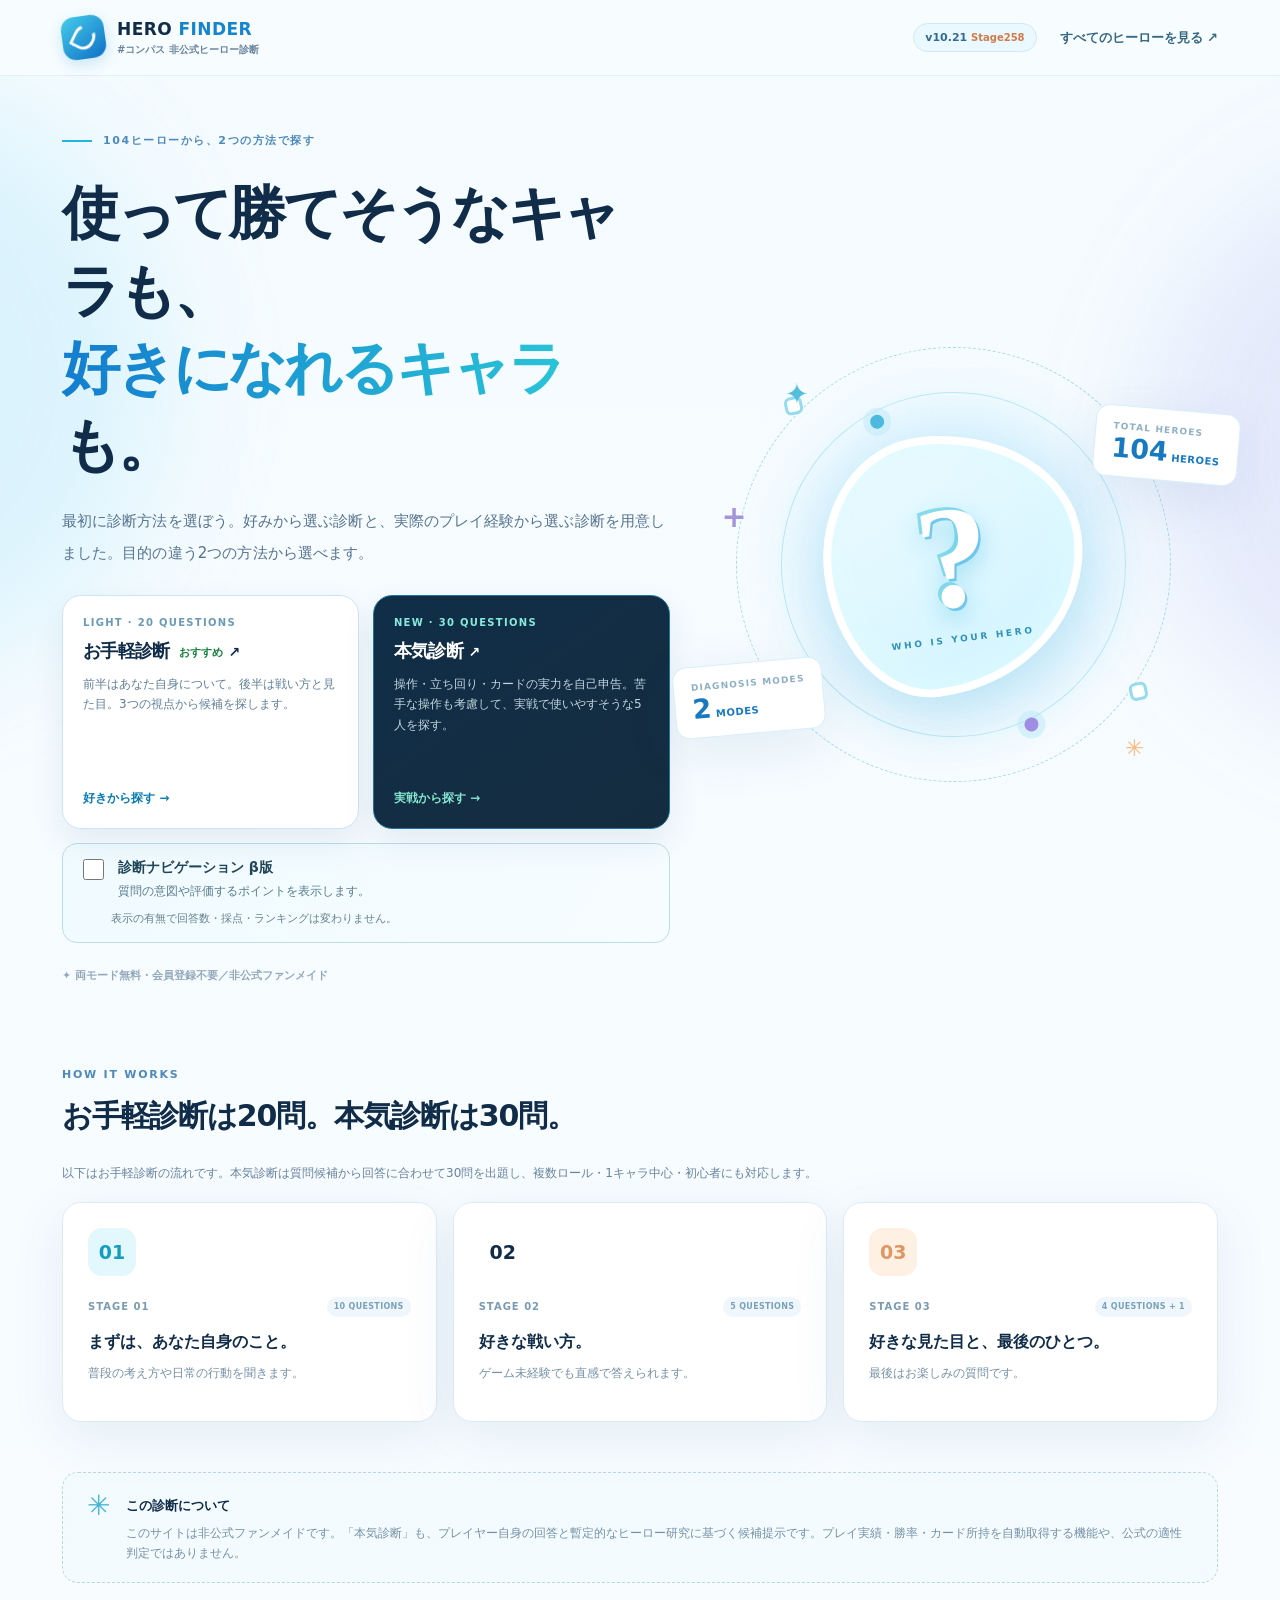
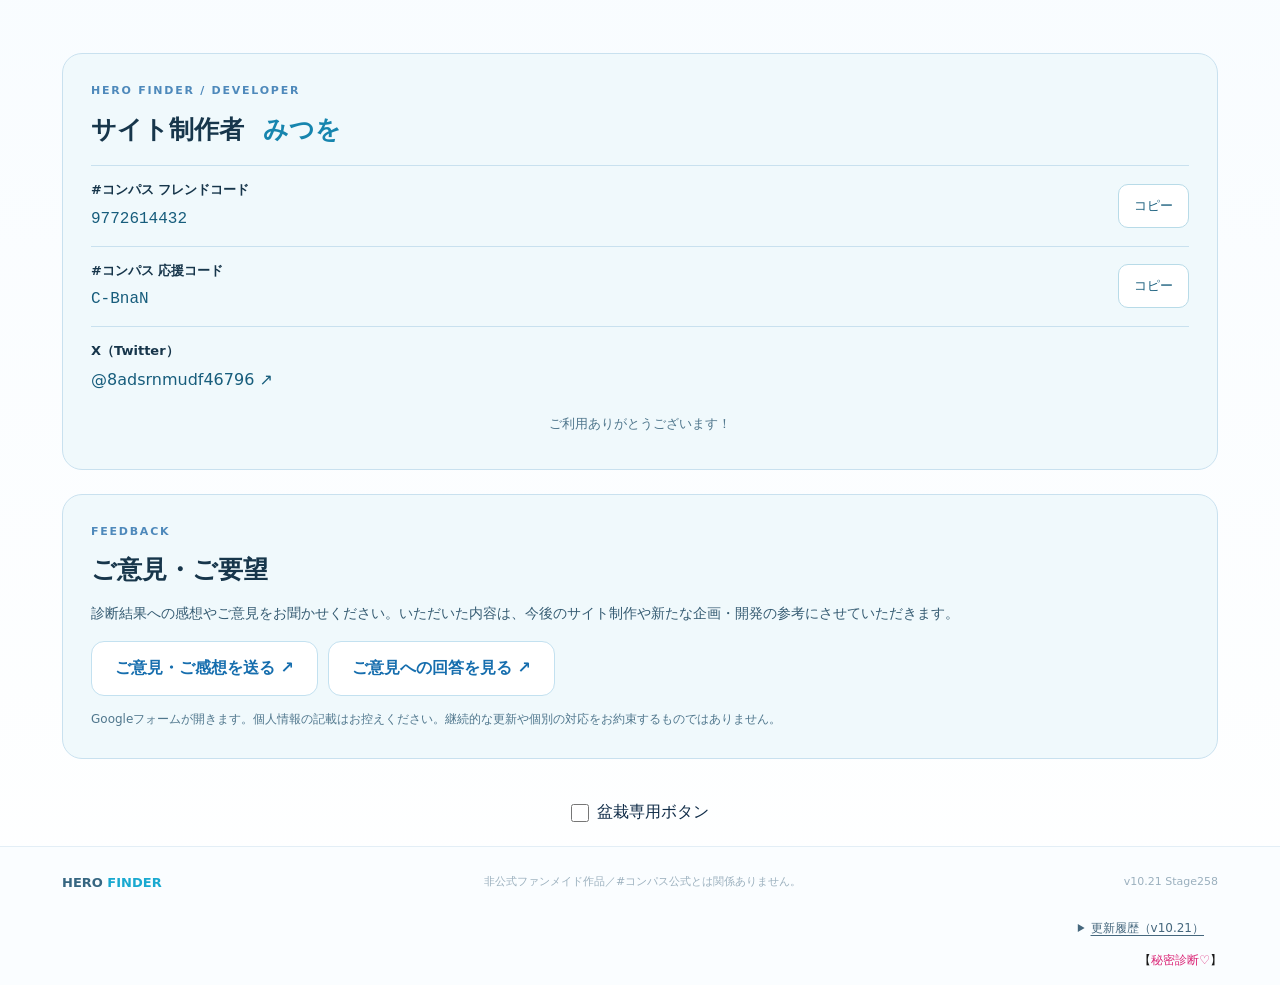
<file: index.html>
<!doctype html>
<html lang="ja">
<head>
  <meta charset="utf-8" />
  <meta name="viewport" content="width=device-width, initial-scale=1" />
  <meta name="theme-color" content="#f3faff" />
  <meta name="description" content="104ヒーローから選ぶ2つの診断。お手軽診断20問、本気診断30問。非公式ファンメイド。" />
  <title>#コンパス HERO FINDER v10.21 Stage258｜#コンパス 非公式ヒーロー診断</title>
  <link rel="stylesheet" href="style.css?v=10.21" />
  <link rel="stylesheet" href="feedback-replies.css?v=1" />
  <link rel="stylesheet" href="personality-display.css?v=225" />
</head>
<body>
  <div class="ambient ambient-left" aria-hidden="true"></div><div class="ambient ambient-right" aria-hidden="true"></div>
  <header class="site-header"><div class="header-inner">
    <a href="#home" class="brand" id="brand-home" aria-label="トップページへ">
      <span class="brand-icon" aria-hidden="true"><span></span></span>
      <span class="brand-text">HERO <b>FINDER</b><small>#コンパス 非公式ヒーロー診断</small></span>
    </a>
    <nav aria-label="サイトメニュー" class="header-nav">
      <span class="version-badge">v10.21 <span>Stage258</span></span>
      <button type="button" class="text-button" id="nav-roster">すべてのヒーローを見る <span aria-hidden="true">↗</span></button>
    </nav>
  </div></header>
  <main id="main" tabindex="-1">
    <section id="home" class="screen home-screen" aria-labelledby="home-title">
      <div class="home-hero">
        <div class="home-copy">
          <div class="eyebrow"><span class="eyebrow-line"></span> 104ヒーローから、2つの方法で探す</div>
          <h1 id="home-title">使って勝てそうなキャラも、<br/><em>好きになれるキャラ</em>も。</h1>
          <p class="lead">最初に診断方法を選ぼう。好みから選ぶ診断と、実際のプレイ経験から選ぶ診断を用意しました。目的の違う2つの方法から選べます。</p>
          <div class="mode-picker" aria-label="診断モードを選ぶ">
            <button class="mode-card mode-card-classic" type="button" id="start">
              <span class="mode-tag">LIGHT · 20 QUESTIONS</span><strong>お手軽診断 <span class="mode-recommended">おすすめ</span> <span aria-hidden="true">↗</span></strong>
              <span class="mode-summary">前半はあなた自身について。後半は戦い方と見た目。3つの視点から候補を探します。</span>
              <span class="mode-action">好きから探す →</span>
            </button>
            <button class="mode-card mode-card-practical" type="button" id="start-practical">
              <span class="mode-tag">NEW · 30 QUESTIONS</span><strong>本気診断 <span aria-hidden="true">↗</span></strong>
              <span class="mode-summary">操作・立ち回り・カードの実力を自己申告。苦手な操作も考慮して、実戦で使いやすそうな5人を探す。</span>
              <span class="mode-action">実戦から探す →</span>
            </button>
          </div>
          <div class="intent-setting"><label for="intent-visible" class="intent-setting-label"><input id="intent-visible" type="checkbox"><span><strong>診断ナビゲーション β版</strong><small>質問の意図や評価するポイントを表示します。</small></span></label><p>表示の有無で回答数・採点・ランキングは変わりません。</p></div>
          <!-- Temporary beta control: remove this block when testing is finished. -->
          <div class="mode-resumes"><button class="secondary-button" type="button" id="continue" hidden>お手軽診断の続き →</button><button class="secondary-button" type="button" id="continue-practical" hidden>本気診断の続き →</button></div>
          <p class="soft-note"><span aria-hidden="true">✦</span> 両モード無料・会員登録不要／非公式ファンメイド</p>
        </div>
        <div class="home-art" aria-hidden="true">
          <div class="orbital outer"><span class="orbit-tick t1"></span><span class="orbit-tick t2"></span></div>
          <div class="orbital inner"></div><div class="hero-core"><span class="hero-core-figure">?</span><span class="hero-core-small">WHO IS YOUR HERO</span></div>
          <div class="floating-info fi-one"><span class="float-label">TOTAL HEROES</span><b>104<span> HEROES</span></b></div>
          <div class="floating-info fi-two"><span class="float-label">DIAGNOSIS MODES</span><b>2<span> MODES</span></b></div>
          <div class="float-spark s1">✦</div><div class="float-spark s2">+</div><div class="float-spark s3">✳</div>
        </div>
      </div>
      <section class="journey" aria-labelledby="journey-title"><div class="section-intro"><div class="eyebrow small">HOW IT WORKS</div><h2 id="journey-title">お手軽診断は20問。本気診断は30問。</h2><p class="journey-note">以下はお手軽診断の流れです。本気診断は質問候補から回答に合わせて30問を出題し、複数ロール・1キャラ中心・初心者にも対応します。</p></div>
        <div class="journey-grid">
          <article class="journey-card"><span class="step-ico cyan">01</span><div><div class="step-title-row"><span class="step-num">STAGE 01</span><span class="count-pill">10 QUESTIONS</span></div><h3>まずは、あなた自身のこと。</h3><p>普段の考え方や日常の行動を聞きます。</p></div></article><article class="journey-card"><span class="step-ico">02</span><div><div class="step-title-row"><span class="step-num">STAGE 02</span><span class="count-pill">5 QUESTIONS</span></div><h3>好きな戦い方。</h3><p>ゲーム未経験でも直感で答えられます。</p></div></article><article class="journey-card"><span class="step-ico peach">03</span><div><div class="step-title-row"><span class="step-num">STAGE 03</span><span class="count-pill">4 QUESTIONS + 1</span></div><h3>好きな見た目と、最後のひとつ。</h3><p>最後はお楽しみの質問です。</p></div></article>
        </div>
      </section>
      <section class="footnote-card"><div class="star-icon">✳</div><div><strong>この診断について</strong><p>このサイトは非公式ファンメイドです。「本気診断」も、プレイヤー自身の回答と暫定的なヒーロー研究に基づく候補提示です。プレイ実績・勝率・カード所持を自動取得する機能や、公式の適性判定ではありません。</p></div></section>
      <section class="home-history" id="history-area" hidden><div class="section-intro"><div class="eyebrow small">ON THIS DEVICE</div><h2>この端末での診断記録</h2></div><div id="history-content"></div></section>
      <section class="creator-card" aria-labelledby="creator-title">
        <div class="eyebrow small">HERO FINDER / DEVELOPER</div>
        <h2 id="creator-title">サイト制作者 <span>みつを</span></h2>
        <div class="creator-row"><div><strong>#コンパス フレンドコード</strong><code>9772614432</code></div><button type="button" data-creator-copy="9772614432" aria-label="フレンドコードをコピー">コピー</button></div>
        <div class="creator-row"><div><strong>#コンパス 応援コード</strong><code>C-BnaN</code></div><button type="button" data-creator-copy="C-BnaN" aria-label="応援コードをコピー">コピー</button></div>
        <div class="creator-row"><div><strong>X（Twitter）</strong><a href="https://x.com/8adsrnmudf46796" target="_blank" rel="noopener noreferrer">@8adsrnmudf46796 ↗</a></div></div>
        <p id="creator-copy-status" role="status" aria-live="polite"></p>
        <p class="creator-thanks">ご利用ありがとうございます！</p>
      </section>
      <section class="site-feedback-card" aria-labelledby="feedback-title-home">
        <div class="eyebrow small">FEEDBACK</div>
        <h2 id="feedback-title-home">ご意見・ご要望</h2>
        <p>診断結果への感想やご意見をお聞かせください。いただいた内容は、今後のサイト制作や新たな企画・開発の参考にさせていただきます。</p>
        <div class="site-feedback-actions"><a class="secondary-button site-feedback-link" href="https://docs.google.com/forms/d/e/1FAIpQLSegJ8OrirPu2UzSAD5fwn0KTHsL1WHJQ3n9JlsrTg4LAg5vhg/viewform?usp=header" target="_blank" rel="noopener noreferrer">ご意見・ご感想を送る ↗</a>
        <a class="secondary-button site-feedback-link" href="feedback-replies.html">ご意見への回答を見る ↗</a></div>
        <p class="site-feedback-note">Googleフォームが開きます。個人情報の記載はお控えください。継続的な更新や個別の対応をお約束するものではありません。</p>
      </section>
      <!-- Stage258 temporary bonsai checkbox: remove this block after the event. -->
      <div style="margin:12px 0;text-align:center"><label for="bonsai-secret-check" style="display:inline-flex;align-items:center;gap:8px;cursor:pointer;padding:8px 12px"><input type="checkbox" id="bonsai-secret-check" autocomplete="off" style="width:18px;height:18px;margin:0;cursor:pointer">盆栽専用ボタン</label></div>
    </section>

    <section id="quiz" class="screen quiz-screen" hidden aria-labelledby="quiz-title">
      <div class="quiz-shell">
        <div class="quiz-top"><button type="button" class="back-link" id="quit-quiz">← トップへ</button><div class="quiz-counter"><strong id="q-number">01</strong><span>/ 20</span></div></div>
        <div class="progress-track" role="progressbar" aria-label="診断の進捗" aria-valuemin="0" aria-valuemax="20" aria-valuenow="0" id="progress" ><span id="progress-fill"></span></div>
        <div class="stage-tabs" aria-label="診断ステージ"><span data-stage="1">01 <b>あなた自身</b></span><span data-stage="2">02 <b>戦い方</b></span><span data-stage="3">03 <b>見た目</b></span><span data-stage="4">04 <b>最後の質問</b></span></div>
        <div class="question-panel" id="question-panel" aria-live="polite"><div class="question-ornament"><span>✦</span><span>QUESTION <span id="q-label-num">01</span></span></div>
          <div class="question-category" id="q-category">性格診断</div><h2 id="quiz-title">質問を読み込み中…</h2>
          <p class="question-guide" id="q-guide">直感に近い答えを選んでね。</p>
          <details class="question-intent" id="classic-intent" hidden><summary><span class="intent-small-tag">ナビゲーション β版</span>この質問の意図を見る <span class="intent-expand">⌄</span></summary><div class="intent-body" id="classic-intent-content"></div></details>
          <div class="answer-grid">
            <button type="button" data-answer="yes" class="answer answer-yes"><span class="answer-symbol">✓</span><span>はい</span><span class="answer-arrow">↗</span></button>
            <button type="button" data-answer="no" class="answer answer-no"><span class="answer-symbol">×</span><span>いいえ</span><span class="answer-arrow">↗</span></button>
            <button type="button" data-answer="neutral" class="answer answer-neutral"><span class="answer-symbol">—</span><span>どちらでもない</span><span class="answer-arrow">↗</span></button>
            <button type="button" data-answer="unknown" class="answer answer-unknown"><span class="answer-symbol">?</span><span>わからない</span><span class="answer-arrow">↗</span></button>
          </div>
        </div>
        <div class="quiz-bottom"><button type="button" id="previous" class="back-link">← ひとつ前の質問</button><span>どの回答も、あなたに合わせるためのヒント。</span></div>
      </div>
    </section>

    <section id="result" class="screen result-screen" hidden aria-labelledby="result-title"><div id="results-content"></div>
      <section class="site-feedback-card" aria-labelledby="feedback-title-light">
        <div class="eyebrow small">FEEDBACK</div>
        <h2 id="feedback-title-light">ご意見・ご要望</h2>
        <p>診断結果への感想やご意見をお聞かせください。いただいた内容は、今後のサイト制作や新たな企画・開発の参考にさせていただきます。</p>
        <div class="site-feedback-actions"><a class="secondary-button site-feedback-link" href="https://docs.google.com/forms/d/e/1FAIpQLSegJ8OrirPu2UzSAD5fwn0KTHsL1WHJQ3n9JlsrTg4LAg5vhg/viewform?usp=header" target="_blank" rel="noopener noreferrer">ご意見・ご感想を送る ↗</a>
        <a class="secondary-button site-feedback-link" href="feedback-replies.html">ご意見への回答を見る ↗</a></div>
        <p class="site-feedback-note">Googleフォームが開きます。個人情報の記載はお控えください。継続的な更新や個別の対応をお約束するものではありません。</p>
      </section>
    </section>

    <section id="practical-quiz" class="screen quiz-screen practical-screen" hidden aria-labelledby="practical-quiz-title">
      <div class="quiz-shell">
        <div class="quiz-top"><button type="button" class="back-link" id="practical-quit">← モード選択へ</button><div class="quiz-counter"><strong id="practical-number">01</strong><span>/ 30</span></div></div>
        <div class="progress-track practical-progress" role="progressbar" aria-label="本気診断の進捗" aria-valuemin="0" aria-valuemax="30" aria-valuenow="0" id="practical-progress"><span id="practical-progress-fill"></span></div>
        <div class="practical-question-panel question-panel" aria-live="polite">
          <div class="question-ornament"><span>◆</span><span>ADAPTIVE GAMEPLAY CHECK</span></div>
          <div class="question-category" id="practical-category">ロール経験</div>
          <h2 id="practical-quiz-title">質問を読み込み中…</h2>
          <p class="question-guide" id="practical-answer-guide">実際のプレイ経験で答えてください。できるだけで、そのカード採用キャラが向いているとは限りません。</p><p id="practical-down-guide" class="down-guide" hidden><strong>転倒（ダウン）とは？</strong> 敵が一時的に倒れ、移動・カード・HA・HSが使えない状態です。スタンや単なるノックバック・打ち上げとは別です。</p><p id="practical-card-down-guide" class="down-guide" hidden><strong>v9.3実験ルール：近距離または周囲が使えれば対象</strong> 近距離カードだけ、周囲カードだけのヒーローも「カードで転倒を狙える」と仮定して採点します。従来の貫通カードの研究も残しています。ただし実際にダウンするかはカード効果、ロール、敵のダメカなどで違い、吹き飛ばし・打ち上げが必ず転倒になるわけではありません。HA・DAの転倒とは別に回答してください。</p>
          <details class="question-intent" id="practical-intent" hidden><summary><span class="intent-small-tag">ナビゲーション β版</span>この質問の意図を見る <span class="intent-expand">⌄</span></summary><div class="intent-body" id="practical-intent-content"></div></details>
          <div class="practical-answers">
            <button type="button" data-practical-answer="yes" class="answer answer-yes"><span class="answer-symbol">✓</span><span>安定してできる</span></button>
            <button type="button" data-practical-answer="sometimes" class="answer answer-neutral"><span class="answer-symbol">~</span><span>ある程度できる</span></button>
            <button type="button" data-practical-answer="no" class="answer answer-no"><span class="answer-symbol">×</span><span>苦手・できない</span></button>
            <button type="button" data-practical-answer="unknown" class="answer answer-unknown"><span class="answer-symbol">?</span><span>未経験・判断できない</span></button>
          </div>
        </div>
        <div class="quiz-bottom"><button type="button" id="practical-back" class="back-link">← 前の質問へ</button><span>性格や見た目の質問はありません。</span></div>
      </div>
    </section>

    <section id="practical-result" class="screen result-screen practical-result-screen" hidden aria-labelledby="practical-result-title"><div id="practical-results-content"></div>
      <section class="site-feedback-card" aria-labelledby="feedback-title-practical">
        <div class="eyebrow small">FEEDBACK</div>
        <h2 id="feedback-title-practical">ご意見・ご要望</h2>
        <p>診断結果への感想やご意見をお聞かせください。いただいた内容は、今後のサイト制作や新たな企画・開発の参考にさせていただきます。</p>
        <div class="site-feedback-actions"><a class="secondary-button site-feedback-link" href="https://docs.google.com/forms/d/e/1FAIpQLSegJ8OrirPu2UzSAD5fwn0KTHsL1WHJQ3n9JlsrTg4LAg5vhg/viewform?usp=header" target="_blank" rel="noopener noreferrer">ご意見・ご感想を送る ↗</a>
        <a class="secondary-button site-feedback-link" href="feedback-replies.html">ご意見への回答を見る ↗</a></div>
        <p class="site-feedback-note">Googleフォームが開きます。個人情報の記載はお控えください。継続的な更新や個別の対応をお約束するものではありません。</p>
      </section>
    </section>

    <section id="roster" class="screen roster-screen" hidden aria-labelledby="roster-title">
      <div class="roster-head"><button class="back-link" type="button" id="roster-back">← 戻る</button><div class="eyebrow small">HERO LIBRARY</div><h1 id="roster-title">104人のヒーローたち。</h1><p>104人の戦い方・性格・見た目を調べられる図鑑。名前や特徴をスペースで区切って検索できます。研究資料の未確認・解釈候補も区別して表示します。</p><p class="research-disclaimer">※掲載内容は独自の調査・分析に基づいており、実際の仕様や公式設定、事実とは異なる場合がございます。 すべての内容について確認が完了しているわけではありません。誤りや解釈の相違などにお気づきの際は、<a href="https://docs.google.com/forms/d/e/1FAIpQLSegJ8OrirPu2UzSAD5fwn0KTHsL1WHJQ3n9JlsrTg4LAg5vhg/viewform?usp=header" target="_blank" rel="noopener noreferrer">お問い合わせフォーム</a>よりご連絡ください。</p></div>
      <div class="roster-official-link library-explore-links" aria-label="公式サイトへのリンク"><a href="https://app.nhn-playart.com/compass/hero.nhn" target="_blank" rel="noopener noreferrer">#コンパス公式オリジナルヒーロー一覧 ↗</a></div>
      <div class="roster-controls"><label class="search-box"><span aria-hidden="true">⌕</span><input type="search" id="hero-search" placeholder="名前・コラボ・性格・衣装など（複数語OK）" autocomplete="off" aria-label="ヒーローの特徴で検索" /></label><select id="hero-role" aria-label="ロールで絞り込み"><option value="">すべてのロール</option><option>スプリンター</option><option>アタッカー</option><option>ガンナー</option><option>タンク</option></select><select id="hero-scope" aria-label="検索する情報"><option value="">すべての情報</option><option value="basic">基本設定</option><option value="combat">戦い方</option><option value="personality">性格・人物像</option><option value="appearance">見た目</option></select></div>
      <p id="roster-count" class="roster-count"></p><div id="roster-grid" class="roster-grid"></div>
    </section>
  </main>
  <footer class="site-footer"><div class="footer-inner"><span class="footer-logo">HERO <b>FINDER</b></span><span>非公式ファンメイド作品／#コンパス公式とは関係ありません。</span><span>v10.21 Stage258</span></div><details class="release-history"><summary>更新履歴（v10.21）</summary><div class="release-history-body"><h3>v10.21 · Stage258</h3><p>全104人の人物像の長文まとめを個別執筆。ワープの発動条件、長距離HA、通常攻撃の射程と【遠】カードの使い分け、テレパスの補助評価、スタン連携や設置型HSの評価を改善。掲載内容には未確認の情報が含まれます。</p><h3>v10.21 · Stage171</h3><p>図鑑のコラボ検索漏れを修正。人物紹介38人分の表現を整理。ポプ子＆ピピ美、アイズのカード傾向を訂正。更新履歴を追加。</p><h3>v10.20 · Stage168–170</h3><p>ご意見への回答ページと公開スプレッドシート連携を追加。日付形式による表示不具合を修正。</p><h3>Stage164–167</h3><p>キャラクター情報の訂正、推しキャラ診断の質問・適応出題を改善。</p><h3>v10.19 · Stage163</h3><p>ご意見・ご要望フォームを追加。</p><h3>v10.17–10.18 · Stage161–162</h3><p>図鑑画像の拡大と公式ヒーロー一覧リンクを追加・配置調整。</p><h3>v10.16 · Stage160</h3><p>制作者情報とコードのコピー機能を追加。</p><h3>v10.15 · Stage159</h3><p>診断結果画像の生成・保存・共有機能を追加。</p><h3>v10.14 · Stage152–158</h3><p>結果画面の表示改善と正式公開用パッケージの準備。</p><p class="release-history-note">主な変更のみ掲載しています。継続的な更新をお約束するものではありません。</p></div></details><div style="max-width:1200px;margin:0 auto;padding:0 18px 12px;text-align:right"><a href="secret-preferences.html" style="font-size:12px;text-decoration:none;color:#171717">【<span style="color:#db2777">秘密診断♡</span>】</a></div></footer>
  <script src="data.js?v=10.21"></script><script src="core.js"></script><script src="light-data.js?v=256"></script><script src="light.js?v=256"></script><script src="practical.js"></script><script src="stage70-style-data.js?v=256"></script><script src="stage137-evidence.js"></script><script src="practical-adaptive-v10.6-trial.js?v=256"></script><script src="question-intents.js?v=256"></script><script src="ability-research.js"></script><script src="ha-hs-research.js"></script><script src="ha-hs-reviewed-tags.js"></script>
  <script src="hero-library.js"></script><script src="hero-range-display.js"></script>
  <script src="hero-library-presentation.js?v=10.21"></script>
  <script src="hero-hs-display.js"></script>
  <script src="winner-messages.js"></script>
  <script src="share-image.js?v=10.15"></script><script src="personality-display.js?v=226"></script><script src="hero-long-summary.js?v=248"></script><script src="hero-charms.js?v=225"></script><script src="app-v10.6-trial.js?v=258"></script>
  <script src="creator-info.js?v=10.16"></script>
</body></html>
</file>
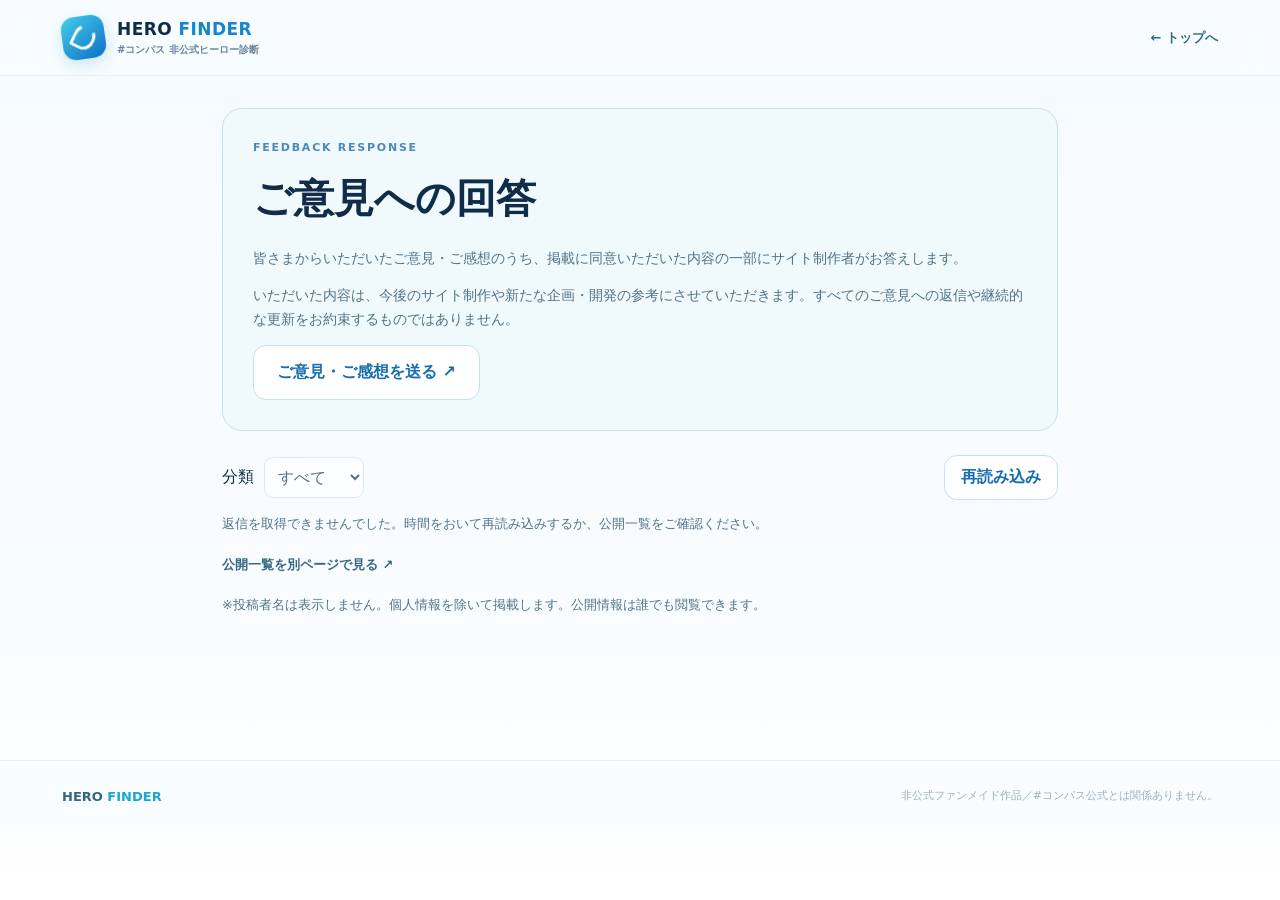
<file: feedback-replies.html>
<!doctype html>
<html lang="ja">
<head>
<meta charset="utf-8"><meta name="viewport" content="width=device-width, initial-scale=1"><meta name="theme-color" content="#f3faff">
<title>ご意見への回答｜HERO FINDER</title>
<link rel="stylesheet" href="style.css?v=10.20"><link rel="stylesheet" href="feedback-replies.css?v=1">
<script defer src="feedback-replies-config.js?v=2"></script><script defer src="feedback-replies.js?v=2"></script>
</head>
<body>
<header class="site-header"><div class="header-inner"><a class="brand" href="index.html"><span class="brand-icon" aria-hidden="true"><span></span></span><span class="brand-text">HERO <b>FINDER</b><small>#コンパス 非公式ヒーロー診断</small></span></a><a class="back-link" href="index.html">← トップへ</a></div></header>
<main class="reply-page" id="main">
<section class="reply-intro"><div class="eyebrow small">FEEDBACK RESPONSE</div><h1>ご意見への回答</h1><p>皆さまからいただいたご意見・ご感想のうち、掲載に同意いただいた内容の一部にサイト制作者がお答えします。</p><p>いただいた内容は、今後のサイト制作や新たな企画・開発の参考にさせていただきます。すべてのご意見への返信や継続的な更新をお約束するものではありません。</p><a class="secondary-button" href="https://docs.google.com/forms/d/e/1FAIpQLSegJ8OrirPu2UzSAD5fwn0KTHsL1WHJQ3n9JlsrTg4LAg5vhg/viewform?usp=header" target="_blank" rel="noopener noreferrer">ご意見・ご感想を送る ↗</a></section>
<section aria-label="公開された返信"><div class="reply-toolbar"><label for="reply-filter">分類 <select id="reply-filter"><option value="">すべて</option></select></label><button type="button" id="reply-refresh" class="secondary-button">再読み込み</button></div><p id="reply-status" role="status" aria-live="polite">読み込み中…</p><div id="reply-list"></div><p><a id="reply-fallback" class="back-link" hidden target="_blank" rel="noopener noreferrer">公開一覧を別ページで見る ↗</a></p></section>
<p class="reply-note">※投稿者名は表示しません。個人情報を除いて掲載します。公開情報は誰でも閲覧できます。</p>
</main>
<footer class="site-footer"><div class="footer-inner"><span class="footer-logo">HERO <b>FINDER</b></span><span>非公式ファンメイド作品／#コンパス公式とは関係ありません。</span></div></footer>
</body></html>
</file>
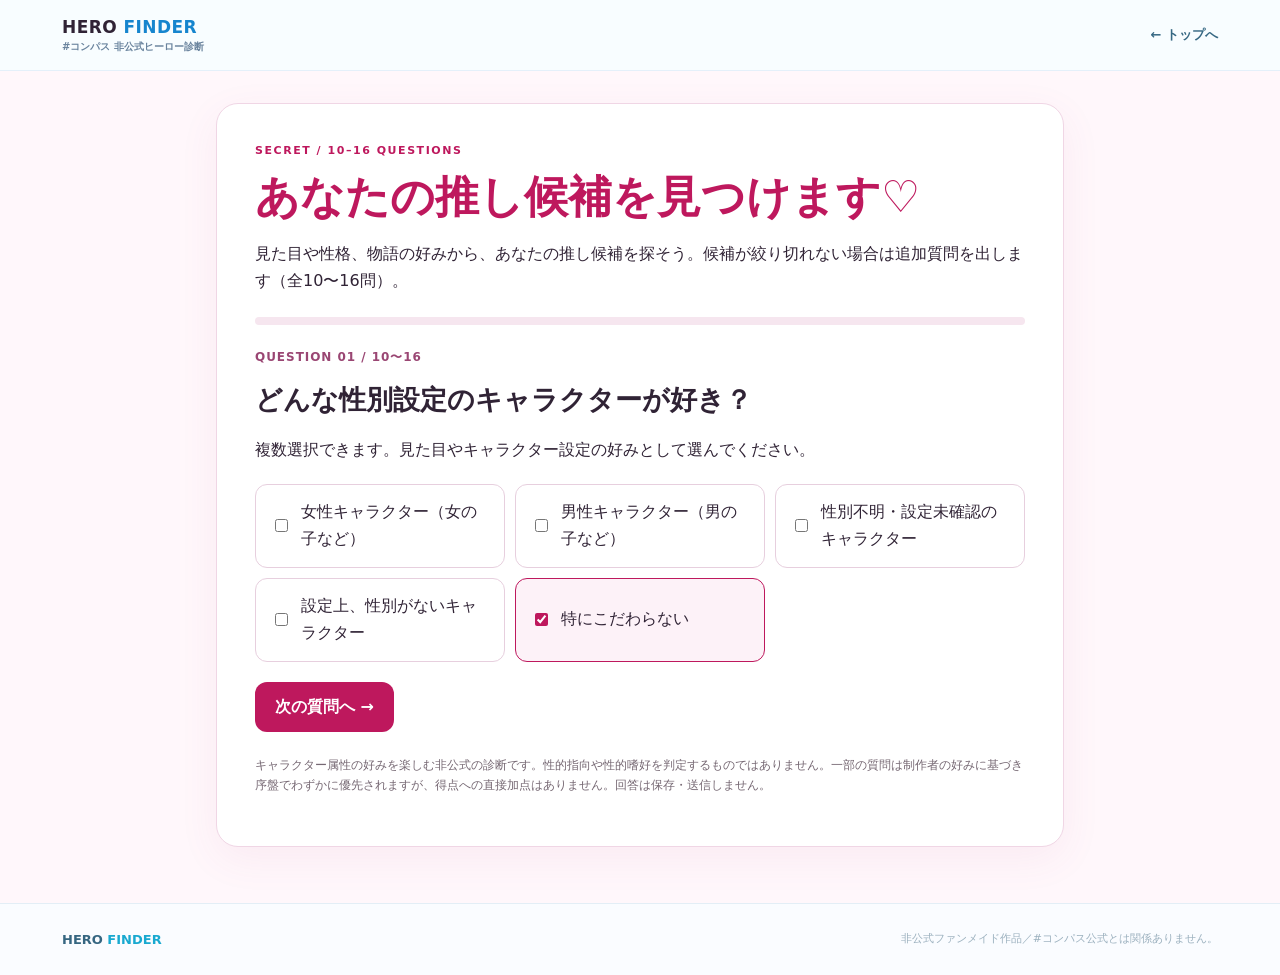
<file: secret-preferences.html>
<!doctype html><html lang="ja"><head><meta charset="utf-8"><meta name="viewport" content="width=device-width,initial-scale=1"><title>秘密診断♡ | HERO FINDER</title><link rel="stylesheet" href="style.css"><link rel="stylesheet" href="secret-preferences.css"></head><body class="pref-page"><header class="site-header"><div class="header-inner"><a class="brand" href="index.html"><span class="brand-text">HERO <b>FINDER</b><small>#コンパス 非公式ヒーロー診断</small></span></a><a class="back-link" href="index.html">← トップへ</a></div></header><main class="pref-main" id="pref-main"><section class="pref-shell"><div class="eyebrow pref-accent">SECRET / 10–16 QUESTIONS</div><h1>あなたの推し候補を見つけます♡</h1><p>見た目や性格、物語の好みから、あなたの推し候補を探そう。候補が絞り切れない場合は追加質問を出します（全10〜16問）。</p><div class="pref-progress" role="progressbar" aria-label="進捗" aria-valuemin="0" aria-valuemax="16" aria-valuenow="0"><span></span></div><div id="pref-content" aria-live="polite"></div><p class="pref-note">キャラクター属性の好みを楽しむ非公式の診断です。性的指向や性的嗜好を判定するものではありません。一部の質問は制作者の好みに基づき序盤でわずかに優先されますが、得点への直接加点はありません。回答は保存・送信しません。</p></section></main><footer class="site-footer"><div class="footer-inner"><span class="footer-logo">HERO <b>FINDER</b></span><span>非公式ファンメイド作品／#コンパス公式とは関係ありません。</span></div></footer><script src="secret-preference-data.js"></script><script src="secret-preferences.js"></script></body></html>
</file>
<file: style.css>
:root{--ink:#102c48;--muted:#69839d;--blue:#1269c4;--cyan:#23b7df;--mint:#e8fafe;--paper:#ffffff;--border:#dbeaf5;--lav:#8373d7;--peach:#ecad7a;--shadow:0 15px 54px rgba(31,99,151,.095)}*{box-sizing:border-box}html{scroll-behavior:smooth}body{margin:0;min-height:100vh;background:linear-gradient(180deg,#f4fbff 0%,#f8fcff 60%,#fff 100%);color:var(--ink);font-family:'Hiragino Kaku Gothic ProN','Yu Gothic',Meiryo,system-ui,-apple-system,sans-serif;line-height:1.68;overflow-x:hidden}button,input,select{font:inherit}button{cursor:pointer}a{color:inherit;text-decoration:none}button:focus-visible,a:focus-visible,input:focus-visible,select:focus-visible{outline:3px solid #faab64;outline-offset:4px}button:disabled{opacity:.4;cursor:default}[hidden]{display:none!important}.ambient{position:fixed;width:580px;height:580px;border-radius:50%;filter:blur(60px);pointer-events:none;z-index:-1}.ambient-left{top:90px;left:-420px;background:rgba(115,214,245,.2)}.ambient-right{top:160px;right:-450px;background:rgba(119,116,220,.13)}.site-header{position:sticky;top:0;z-index:10;background:rgba(248,253,255,.91);backdrop-filter:blur(16px);border-bottom:1px solid #e4f0fa}.header-inner{max-width:1216px;margin:auto;padding:16px 30px;display:flex;justify-content:space-between;align-items:center;gap:14px}.brand{display:flex;align-items:center;gap:12px;min-width:0}.brand-icon{width:43px;height:43px;background:linear-gradient(145deg,#43ccea,#1070c6);border-radius:13px;display:grid;place-items:center;box-shadow:0 5px 15px #168cce37;transform:rotate(-8deg);flex:none}.brand-icon span{display:block;border:3px solid white;border-top-color:transparent;border-radius:50% 50% 50% 12%;width:22px;height:25px;transform:rotate(34deg)}.brand-text{display:block;font-size:17px;font-weight:900;line-height:1.1;letter-spacing:.025em;white-space:nowrap}.brand-text b{color:#1685ce}.brand-text small{display:block;margin-top:5px;letter-spacing:0;color:var(--muted);font-size:10px;font-weight:700}.header-nav{display:flex;align-items:center;gap:23px}.version-badge{font:800 11px/1 system-ui,sans-serif;color:#346a96;border:1px solid #cfe9f7;background:#eaf8ff;border-radius:99px;padding:8px 11px;white-space:nowrap}.version-badge span{font-size:10px;color:#d27a49}.text-button,.back-link{border:0;background:transparent;color:#366883;font-size:13px;font-weight:800;padding:8px 0}.text-button:hover,.back-link:hover{color:var(--blue)}main{min-height:76vh}.screen{max-width:1216px;margin:0 auto;padding:0 30px}.home-hero{display:grid;grid-template-columns:1.07fr .93fr;align-items:center;min-height:580px;gap:20px;padding-top:56px;padding-bottom:24px}.eyebrow{display:flex;align-items:center;gap:11px;letter-spacing:.14em;color:#4e89bb;font-weight:900;font-size:11px}.eyebrow-line{display:block;width:30px;height:2px;background:#21b5df}.eyebrow.small{font-size:11px;letter-spacing:.16em}.home-copy h1{font-size:clamp(36px,4.5vw,65px);font-weight:900;line-height:1.34;letter-spacing:-.055em;margin:25px 0 22px}.home-copy h1 em{font-style:normal;background:linear-gradient(100deg,#147fcf 4%,#29c4d7 100%);background-clip:text;-webkit-background-clip:text;color:transparent}.lead{font-size:15px;color:#57738e;line-height:2.1;letter-spacing:.005em}.hero-actions{display:flex;gap:12px;flex-wrap:wrap;margin:31px 0 19px}.primary-button,.secondary-button{border:0;display:inline-flex;align-items:center;justify-content:center;gap:25px;font-weight:900;border-radius:13px;min-height:52px;padding:13px 23px;transition:transform .18s ease,box-shadow .18s ease}.primary-button:hover,.secondary-button:hover{transform:translateY(-2px)}.primary-button{color:#fff;background:linear-gradient(115deg,#137bcf,#1dbfdb);box-shadow:0 9px 22px #138fc63d}.primary-button.large{padding:17px 27px;min-width:232px}.secondary-button{color:#166eae;background:white;border:1px solid #c3e1f0}.soft-note{font-size:11px;color:#93a9ba;font-weight:700}.home-art{height:485px;position:relative;display:grid;place-items:center}.home-art:before{content:'';position:absolute;width:76%;height:76%;background:radial-gradient(circle,#b3edff 0,rgba(163,228,255,.32) 42%,transparent 71%);filter:blur(15px)}.orbital{position:absolute;border:1.5px dashed rgba(76,179,219,.46);border-radius:50%;aspect-ratio:1;transform:rotate(-12deg)}.orbital.outer{width:min(435px,93%)}.orbital.inner{width:min(345px,74%);border:1px solid #b7e8f7;transform:rotate(30deg)}.orbital.inner:before,.orbital.inner:after{content:'';width:14px;height:14px;position:absolute;border-radius:50%;background:#4ebadf;box-shadow:0 0 0 7px #c1eafa88}.orbital.inner:before{left:8%;top:23%}.orbital.inner:after{right:5%;bottom:19%;background:#a28de4}.orbit-tick{position:absolute;width:12px;height:12px;background:#fff;box-shadow:0 0 0 3px #94dcec;border-radius:3px}.orbit-tick.t1{top:5%;left:20%}.orbit-tick.t2{bottom:11%;right:13%}.hero-core{position:relative;display:flex;justify-content:center;align-items:center;flex-direction:column;width:260px;height:260px;background:linear-gradient(150deg,#ecfaff,#d0f4ff);border:8px solid #fff;border-radius:42% 58% 62% 38%/48% 45% 55% 52%;box-shadow:0 18px 60px #48a9d13f,inset 0 0 35px #defbff;transform:rotate(-7deg)}.hero-core-figure{font-size:146px;font-family:Georgia,serif;font-weight:900;line-height:1;color:#fff;text-shadow:0 10px 25px #2eb4df66,-3px -3px 0 #8addec,2px 3px 0 #7fcbef}.hero-core-small{font:900 9px/1 system-ui;letter-spacing:.3em;color:#3191bb;margin-top:5px}.floating-info{position:absolute;background:#fff;border:1px solid #d8eefa;box-shadow:var(--shadow);border-radius:14px;padding:14px 17px;transform:rotate(4deg)}.fi-one{top:18%;right:-4%;transform:rotate(5deg)}.fi-two{bottom:15%;left:-3%;transform:rotate(-5deg)}.float-label{display:block;font:800 9px/1.4 system-ui;letter-spacing:.13em;color:#8db0c2}.floating-info b{display:block;font-size:27px;line-height:1.1;color:#177ac0}.floating-info b span{font-size:10px;letter-spacing:.05em}.float-spark{position:absolute;color:#55bedd;font-weight:900}.s1{top:10%;left:18%;font-size:29px}.s2{top:35%;left:6%;font-size:30px;color:#a495d8}.s3{bottom:8%;right:14%;font-size:23px;color:#ffba82}.journey{padding:45px 0 20px}.section-intro h2{font-size:clamp(21px,2.6vw,30px);line-height:1.5;letter-spacing:-.04em;margin:9px 0 25px}.journey-grid{display:grid;grid-template-columns:repeat(3,minmax(0,1fr));gap:16px}.journey-card{background:var(--paper);border:1px solid var(--border);box-shadow:var(--shadow);border-radius:19px;padding:25px;min-height:220px}.step-ico{width:48px;height:48px;border-radius:14px;display:flex;justify-content:center;align-items:center;font:900 19px/1 system-ui;margin-bottom:21px}.step-ico.lavender{background:#f0edff;color:#8576d4}.step-ico.cyan{background:#e3f8fc;color:#169cc2}.step-ico.peach{background:#fff0e4;color:#df9665}.step-title-row{display:flex;justify-content:space-between;gap:5px;align-items:center}.step-num{font:900 10px/1 system-ui;letter-spacing:.1em;color:#7a9bb1}.count-pill{font:800 8px/1 system-ui;letter-spacing:.04em;padding:6px 7px;border-radius:99px;background:#f0f7fc;color:#78a1ba;white-space:nowrap}.journey-card h3{font-size:16px;line-height:1.5;margin:13px 0 8px}.journey-card p{font-size:12px;color:#7590a5;margin:0;line-height:1.9}.footnote-card{margin:30px 0 70px;border:1px dashed #b8d7e9;background:#f3fbff;border-radius:16px;padding:19px 24px;display:flex;align-items:start;gap:16px}.star-icon{color:#45b6d9;font-size:28px;line-height:1}.footnote-card strong{font-size:13px}.footnote-card p{font-size:12px;color:#7590a5;margin:4px 0 0}.home-history{padding-bottom:50px}.quiz-screen{padding-top:44px;padding-bottom:80px}.quiz-shell{width:min(760px,100%);margin:auto}.quiz-top{display:flex;justify-content:space-between;align-items:center;margin-bottom:18px}.quiz-counter{font:900 16px/1 system-ui;color:#9eb0bf}.quiz-counter strong{font-size:34px;color:#197cb8}.quiz-counter span{margin-left:6px}.progress-track{width:100%;height:8px;background:#e2edf6;border-radius:100px;overflow:hidden}.progress-track span{display:block;height:100%;width:0;background:linear-gradient(90deg,#a294df,#49b9e2,#0fa7d1);border-radius:inherit;transition:width .25s ease}.stage-tabs{display:flex;justify-content:space-between;gap:8px;margin-top:17px;margin-bottom:28px}.stage-tabs span{font:800 11px/1.1 system-ui;color:#b0c0ce;letter-spacing:.04em;white-space:nowrap}.stage-tabs b{font-size:10px}.stage-tabs span.active{color:#1383ba}.stage-tabs span.complete{color:#81a6b5}.question-panel{position:relative;background:white;border:1px solid #d4eaf6;border-radius:27px;padding:42px 48px 45px;box-shadow:0 20px 65px #2678aa19;min-height:452px;overflow:hidden}.question-panel:before{content:'✧';position:absolute;top:-46px;right:12px;font:220px/1 Georgia,serif;color:#edf9fe;pointer-events:none}.question-ornament{display:flex;gap:11px;align-items:center;color:#a3b6c5;font:900 11px/1 system-ui;letter-spacing:.15em;position:relative}.question-ornament>span:first-child{color:#33bddd;font-size:21px}.question-category{position:relative;display:inline-block;border-radius:99px;background:#eaf8ff;color:#258bb9;font-size:11px;font-weight:900;margin-top:32px;padding:6px 14px}.question-panel h2{position:relative;font-size:clamp(24px,3.5vw,34px);line-height:1.65;letter-spacing:-.035em;margin:18px 0 12px;min-height:110px;overflow-wrap:anywhere}.question-guide{font-size:12px;color:#9db0c0;margin:0 0 33px}.answer-grid{display:grid;grid-template-columns:1fr 1fr;gap:12px;position:relative}.answer{min-height:69px;background:#fbfdff;border:1.5px solid #e2ebf4;border-radius:14px;color:#3a617b;display:flex;align-items:center;gap:14px;text-align:left;padding:13px 18px;font-size:14px;font-weight:900;transition:transform .15s ease,border-color .15s ease,background .15s ease}.answer:hover{transform:translateY(-2px);border-color:#66bddd;background:#effbff}.answer-symbol{border-radius:50%;background:#eaf5fd;color:#51a9c7;width:32px;height:32px;display:grid;place-items:center;font:800 18px/1 system-ui;flex:none}.answer-arrow{margin-left:auto;color:#9bc4d9;font-size:18px}.answer-yes{border-color:#b4e4f5;background:#effaff;color:#136a98}.answer-yes .answer-symbol{background:#19b3dc;color:white}.answer-no .answer-symbol{background:#f4eff6;color:#9b84a9}.answer-unknown .answer-symbol{background:#f4f5f9;color:#8d9bad}.quiz-bottom{display:flex;align-items:center;justify-content:space-between;gap:15px;margin-top:18px;font-size:11px;color:#a4b4c0}.result-screen{max-width:940px;padding-top:45px;padding-bottom:90px}.result-top{display:flex;align-items:center;justify-content:space-between;gap:12px;margin-bottom:25px}.result-kicker{font:900 11px/1.4 system-ui;letter-spacing:.17em;color:#3da4ce}.result-headline{font-size:clamp(27px,3.9vw,42px);line-height:1.45;letter-spacing:-.04em;margin:10px 0 24px}.result-card{border-radius:25px;border:1px solid #b9e0f1;background:linear-gradient(150deg,#fff,#ebfaff);box-shadow:var(--shadow);overflow:hidden;display:grid;grid-template-columns:minmax(240px,.87fr) 1.13fr;min-height:380px}.result-art{display:grid;place-items:center;position:relative;overflow:hidden;background:radial-gradient(circle at center,#bdedfd 5%,#e1f7fd 62%,#f5fcff 80%)}.result-art:before{content:'✧';position:absolute;font-size:310px;color:#bceffa66}.result-art img{display:block;position:relative;width:100%;height:390px;object-fit:contain;filter:drop-shadow(0 14px 20px #256e8c34)}.hero-placeholder{display:flex;align-items:center;justify-content:center;flex-direction:column;position:relative;min-height:280px;text-align:center}.hero-placeholder .placeholder-icon{font:900 100px/1 Georgia,serif;color:#84c9e8;text-shadow:0 8px 20px #59a8d33f}.hero-placeholder .placeholder-label{font:800 10px/1.4 system-ui;letter-spacing:.23em;color:#348eb3}.hero-placeholder .placeholder-number{font:900 22px/1.4 system-ui;color:#0e7ebb}.result-info{padding:41px 36px}.role-chip{display:inline-flex;border:1px solid #b4deef;border-radius:99px;background:#e2f7ff;color:#1889b9;font-size:11px;font-weight:900;padding:6px 12px}.rank-subtitle{margin:22px 0 5px;color:#69a2bd;font:900 11px/1 system-ui;letter-spacing:.14em}.hero-name{font-size:clamp(28px,3.7vw,42px);font-weight:900;line-height:1.45;margin:10px 0 15px;letter-spacing:-.045em;overflow-wrap:anywhere}.result-summary{font-size:14px;line-height:1.9;color:#5d7c90}.score-strip{display:flex;gap:12px;align-items:center;margin-top:25px;padding:14px 0;border-top:1px solid #d5eaf4}.score-label{font-size:11px;color:#84a5b8}.score-value{font:900 22px/1 system-ui;color:#1b7fc0}.soft-caution{font-size:11px;color:#8aa4b7}.result-actions{display:flex;flex-wrap:wrap;gap:12px;margin-top:24px}.result-actions .primary-button,.result-actions .secondary-button{font-size:13px}.insight-grid{display:grid;grid-template-columns:1fr 1fr;gap:17px;margin-top:22px}.insight-panel{border:1px solid var(--border);background:#fff;border-radius:20px;padding:22px 24px;min-height:190px}.insight-panel h3{font-size:15px;margin:0 0 13px}.insight-panel p,.insight-panel li{font-size:12px;color:#6e8ca2;line-height:1.9}.insight-panel ul{padding-left:21px;margin:0}.section-heading-row{display:flex;justify-content:space-between;align-items:baseline;margin:39px 0 14px;gap:10px}.section-heading-row h2{font-size:21px;letter-spacing:-.04em;margin:0}.section-heading-row small{color:#8ea9b8}.recommend-list{display:grid;grid-template-columns:repeat(4,minmax(0,1fr));gap:13px}.recommend-card{background:white;border:1px solid var(--border);border-radius:17px;overflow:hidden}.recommend-image{height:148px;background:#e9f7ff;display:grid;place-items:center}.recommend-image img{height:100%;width:100%;object-fit:contain}.recommend-image .hero-placeholder{min-height:90px}.recommend-image .placeholder-icon{font-size:45px}.recommend-image .placeholder-number{font-size:13px}.recommend-image .placeholder-label{font-size:7px}.recommend-info{padding:12px}.recommend-number{font:900 10px/1.1 system-ui;color:#64a3c6}.recommend-name{font-weight:900;font-size:13px;line-height:1.5;display:block;margin:5px 0}.recommend-role{font-size:10px;color:#86a2b2}.result-note{margin:25px 0 0;background:#f1faff;border:1px dashed #b9ddea;border-radius:15px;padding:17px 20px;font-size:12px;color:#718fa5}.rinne-note{margin-top:17px;background:#ffedf3;border:1px solid #f4b9ce;border-radius:15px;padding:17px 20px;font-size:13px;color:#ae426e}.roster-screen{padding-top:48px;padding-bottom:80px}.roster-head h1{font-size:clamp(28px,4vw,40px);line-height:1.3;margin:18px 0 12px}.roster-head p{font-size:13px;color:#7490a4}.roster-controls{display:flex;gap:12px;align-items:center;margin:30px 0 17px}.search-box{border:1px solid #d3e9f3;border-radius:12px;background:white;display:flex;align-items:center;gap:12px;padding:0 17px;min-height:48px;flex:1}.search-box span{font-size:23px;color:#7bb7cc}.search-box input{border:0;outline:0;background:transparent;flex:1;min-width:0;color:var(--ink);font-size:13px}.roster-controls select{min-height:48px;border:1px solid #d3e9f3;border-radius:12px;background:white;color:#3a6a88;padding:0 15px;font-size:12px;font-weight:700}.roster-count{font-size:12px;color:#8ca9bd}.roster-grid{display:grid;grid-template-columns:repeat(5,minmax(0,1fr));gap:13px}.roster-item{border:1px solid #dceaf4;border-radius:15px;background:white;overflow:hidden;text-align:left;padding:0;transition:transform .15s ease,border-color .15s ease}.roster-item:hover{transform:translateY(-3px);border-color:#76c5e7}.roster-thumb{height:158px;background:linear-gradient(145deg,#e1f7ff,#f5fcff);display:grid;place-items:center;overflow:hidden}.roster-thumb img{height:100%;width:100%;object-fit:contain}.roster-thumb .placeholder-icon{font-size:48px}.roster-thumb .placeholder-number{font-size:13px}.roster-thumb .placeholder-label{font-size:7px}.roster-item-body{display:block;padding:11px 12px 15px}.roster-id{font:900 10px/1 system-ui;color:#78b2cf}.roster-item-name{display:block;font-size:12px;font-weight:900;line-height:1.5;margin:5px 0;overflow-wrap:anywhere}.roster-item-role{font-size:10px;color:#92a6b4}.roster-detail{border:1px solid #d7ebf6;background:white;border-radius:16px;padding:22px 26px;margin:0 0 20px;position:relative;box-shadow:var(--shadow)}.roster-detail b{font-size:18px;line-height:1.5}.roster-detail p{font-size:13px;color:#698ca2}.roster-detail button{float:right;border:0;background:#effaff;color:#2a86ba;border-radius:99px;padding:4px 10px;font-size:12px}.site-footer{border-top:1px solid #e3eef6;background:rgba(250,253,255,.9)}.footer-inner{max-width:1216px;margin:auto;padding:26px 30px;display:flex;justify-content:space-between;gap:18px;align-items:center;flex-wrap:wrap;font-size:11px;color:#9bb0be}.footer-logo{font:900 13px/1 system-ui;color:#366681}.footer-logo b{color:#19a9d0}.history-cards{display:flex;flex-wrap:wrap;gap:10px}.history-card{background:#fff;border:1px solid #dceaf4;border-radius:12px;padding:13px 18px;font-size:12px;color:#7592a6}.history-card b{font-size:15px;color:#1d7eaf;display:block}.mini-history{color:#92acbd;font-size:11px}.history-top{display:flex;justify-content:space-between;align-items:center;gap:12px}.clear-history{font-size:11px;padding:7px 10px;border:1px solid #cfe4ef;color:#699ab1;background:white;border-radius:8px}@media(max-width:960px){.home-hero{min-height:470px}.home-art{height:410px}.orbital.outer{width:340px}.orbital.inner{width:270px}.hero-core{width:205px;height:205px}.hero-core-figure{font-size:110px}.fi-one{right:-2%}.roster-grid{grid-template-columns:repeat(4,minmax(0,1fr))}.journey-card{padding:20px}.step-title-row{display:block}.count-pill{display:inline-block;margin-top:8px}}@media(max-width:690px){.header-inner{padding:13px 18px}.header-nav{gap:12px}.brand-text{font-size:14px}.brand-text small{font-size:9px}.brand-icon{width:38px;height:38px}.header-nav .text-button{font-size:11px}.version-badge{font-size:10px}.screen{padding-left:18px;padding-right:18px}.home-hero{grid-template-columns:1fr;padding-top:43px;min-height:unset;gap:0}.home-copy h1{font-size:clamp(33px,8.7vw,52px)}.lead{font-size:13px}.desktop-only{display:none}.home-art{height:310px;margin-top:0}.orbital.outer{width:min(270px,80%)}.orbital.inner{width:min(210px,63%)}.hero-core{width:166px;height:166px;border-width:6px}.hero-core-figure{font-size:85px}.hero-core-small{font-size:7px}.floating-info{padding:10px 12px}.floating-info b{font-size:21px}.fi-one{top:10%;right:5%}.fi-two{bottom:5%;left:3%}.s1{left:9%;top:10%}.journey{padding-top:25px}.journey-grid{grid-template-columns:1fr;gap:12px}.journey-card{min-height:unset;display:flex;align-items:start;gap:17px;padding:20px}.journey-card h3{margin-top:11px}.step-ico{flex:none;margin-bottom:0}.step-title-row{display:flex}.count-pill{margin-top:0}.footnote-card{margin-bottom:48px}.question-panel{padding:33px 23px;min-height:480px}.question-panel h2{min-height:120px}.stage-tabs span{font-size:10px}.stage-tabs b{display:none}.quiz-screen{padding-top:27px}.quiz-bottom span{display:none}.result-card{grid-template-columns:1fr}.result-art img{height:320px}.result-art{min-height:240px}.result-info{padding:25px}.insight-grid{grid-template-columns:1fr}.recommend-list{grid-template-columns:repeat(2,minmax(0,1fr))}.recommend-image{height:173px}.roster-grid{grid-template-columns:repeat(3,minmax(0,1fr))}.roster-thumb{height:125px}}@media(max-width:430px){.brand-text{font-size:12px}.brand-text small{font-size:8px}.version-badge{display:none}.home-copy h1{font-size:34px}.lead{line-height:1.9}.home-art{height:270px}.orbital.outer{width:245px}.orbital.inner{width:188px}.hero-core{width:150px;height:150px}.hero-core-figure{font-size:74px}.fi-one{right:0}.fi-two{left:0}.answer-grid{gap:10px}.answer{min-height:69px;padding:10px 11px;gap:8px;font-size:12px}.answer-symbol{width:26px;height:26px;font-size:15px}.answer-arrow{display:none}.question-panel h2{font-size:24px}.roster-controls{align-items:stretch;flex-direction:column}.roster-grid{grid-template-columns:repeat(2,minmax(0,1fr))}.roster-thumb{height:160px}.stage-tabs{margin-bottom:18px}.footer-inner{padding:22px 18px}}
@media(prefers-reduced-motion:reduce){html{scroll-behavior:auto}*,*:before,*:after{transition:none!important;animation:none!important}}
.card-guide{margin-top:25px;border:1px solid #c8e6f4;border-radius:18px;background:white;overflow:hidden}.card-guide summary{padding:17px 21px;cursor:pointer;display:flex;align-items:center;justify-content:space-between;font-size:13px;font-weight:900;color:#277dae;list-style:none}.card-guide summary::-webkit-details-marker{display:none}.card-guide summary span{color:#83aec8}.card-guide-body{border-top:1px solid #e1edf7;display:flex;gap:22px;padding:20px;align-items:start}.card-guide-body img{width:min(290px,50%);height:auto;border-radius:10px;border:1px solid #d8eaf4}.card-guide-body p{font-size:12px;color:#7192a6;line-height:1.8;margin:0}@media(max-width:560px){.card-guide-body{flex-direction:column}.card-guide-body img{width:min(100%,310px);margin:auto}}
.feedback-card{margin-top:30px;background:linear-gradient(130deg,#f1faff,#fff);border:1px solid #cfe8f4;border-radius:19px;padding:22px 25px}.feedback-card h3{font-size:17px;margin:8px 0 4px}.feedback-card p{font-size:11px;color:#7a97a9;margin:4px 0 16px}.feedback-actions{display:flex;gap:9px;flex-wrap:wrap}.feedback-actions button{background:white;border:1px solid #bcddeb;border-radius:11px;color:#287ca4;font-weight:800;font-size:12px;padding:10px 13px}.feedback-actions button.selected,.feedback-actions button:hover{background:#137fbc;color:white;border-color:#137fbc}.feedback-card .feedback-status{margin:10px 0 0;font-size:11px;color:#268bb4}.answer-review{margin-top:18px;border:1px solid #d7eaf4;border-radius:17px;background:#fff;overflow:hidden}.answer-review summary{cursor:pointer;list-style:none;display:flex;justify-content:space-between;padding:17px 22px;font-size:13px;font-weight:900;color:#287dae}.answer-review summary::-webkit-details-marker{display:none}.answer-review ol{border-top:1px solid #e6f0f5;margin:0;padding:10px 24px 15px 42px}.answer-review li{padding:9px 0;border-bottom:1px solid #edf4fa;font-size:12px;color:#7894a8}.answer-review li:last-child{border-bottom:0}.review-question{display:block;color:#326988;margin:0 0 4px}.review-answer{font-weight:900;color:#2586b3}

/* v8.4 — independent appearance/performance result tracks */
.separation-lead{color:#6787a1;font-size:14px;line-height:1.9;margin:-3px 0 20px}.result-type-header{margin:30px 0 18px;padding:20px 24px;background:#eaf8ff;border-left:4px solid #23b7df;border-radius:13px}.result-type-header .type-index{font:900 10px system-ui;letter-spacing:.16em;color:#3988b5}.result-type-header h2{margin:7px 0 3px;font-size:23px;letter-spacing:-.04em}.result-type-header p{margin:0;color:#6487a2;font-size:12px}.result-type-header.appearance-heading{background:#f3efff;border-left-color:#9c87dc;margin-top:48px}.separated-card.appearance .role-chip{background:#f1ebff;color:#8670bf}.separated-card.appearance .score-value{color:#8372c5}.separated-card.appearance{border-color:#e8ddfa}.dual-feedback{display:grid;grid-template-columns:1fr 1fr;gap:18px}.dual-feedback>div{padding:16px;background:white;border:1px solid #d9eaf4;border-radius:12px}.dual-feedback b{display:block;font-size:13px;margin-bottom:12px}.dual-feedback .feedback-actions button{font-size:11px;padding:9px 10px}@media(max-width:690px){.dual-feedback{grid-template-columns:1fr}.result-type-header{padding:18px}.result-type-header h2{font-size:20px}.separation-lead{font-size:12px}}

/* v8.5: transparent, independent visual-evidence coverage */
.visual-unverified{margin:12px 0;padding:10px;border-radius:10px;background:rgba(120,120,150,.09)}.visual-unverified summary{cursor:pointer;font-weight:700}.visual-unverified p{font-size:.9rem;line-height:1.7;margin-top:8px}

/* v8.6: research-backed card tendency display, intentionally separated from innate abilities. */
.card-profile-mini {margin:14px 0 8px;padding:11px 13px;border:1px solid rgba(80,130,165,.18);border-radius:13px;background:rgba(90,153,182,.07);display:flex;flex-direction:column;gap:3px;font-size:.88rem}
.card-profile-mini strong {color:var(--ink,#1b3446);font-size:.8rem}
.card-profile-mini span {font-weight:650}
.card-profile-mini small {color:var(--muted,#587182);font-size:.73rem}

/* v8.7: independent-track evidence quality and explanation text */
.evidence-count{font-size:.9rem;line-height:1.7;color:var(--muted,#a0aabd);margin:.6rem 0 1rem}
.evidence-warning,.unscorable-track{padding:1rem 1.25rem;border:1px solid rgba(243,181,88,.5);border-radius:14px;margin:1rem 0;background:rgba(243,181,88,.07);line-height:1.7}
.unscorable-track h3{margin:0 0 .35rem;font-size:1.15rem}
.unscorable-track p{margin:0}
.recommend-why{font-size:.78rem;line-height:1.6;opacity:.83;margin:.4rem 0 0;overflow-wrap:anywhere}

.history-track{margin:1.3rem 0}.history-track h3{font-size:1rem;margin:0 0 .6rem}.history-track .history-cards{margin:0}

/* v8.9: clearly marked switch from personality (reference only) to game-related questions. */
.gameplay-intro[hidden],.question-panel[hidden],.quiz-bottom[hidden]{display:none!important}
.gameplay-intro{margin:22px auto 0;min-height:390px;padding:clamp(28px,6vw,70px) clamp(18px,5vw,62px);border:1px solid rgba(120,211,243,.29);border-radius:22px;background:radial-gradient(ellipse at 80% 2%,rgba(92,200,242,.16),transparent 55%),linear-gradient(145deg,#122638,#0e1729);display:flex;flex-direction:column;align-items:center;justify-content:center;gap:14px;text-align:center;box-shadow:0 16px 48px rgba(0,0,0,.13)}
.gameplay-intro-eyebrow{font-size:11px;letter-spacing:.22em;color:#9bd5ed;font-weight:800}
.gameplay-intro-check{width:47px;height:47px;border-radius:100%;display:grid;place-items:center;background:rgba(113,222,203,.18);color:#97f6dc;border:1px solid rgba(113,222,203,.4);font-size:24px;font-weight:800}
.gameplay-intro-complete{color:#c9e8ee;font-size:13px;font-weight:700;margin:0}
.gameplay-intro h2{font-size:clamp(28px,5vw,52px);line-height:1.35;margin:0;color:#fff;font-weight:900;letter-spacing:.02em}
.gameplay-intro h2 em{font-style:normal;color:#8be5ff;text-decoration:none}
.gameplay-intro-description{max-width:600px;line-height:1.95;color:#bdcbd9;font-size:clamp(13px,2vw,15px);margin:4px 0 10px}
.gameplay-intro-actions{display:flex;flex-wrap:wrap;align-items:center;justify-content:center;gap:12px}
.gameplay-intro-actions .primary-button,.gameplay-intro-actions .secondary-button{min-width:190px}
.gameplay-intro-counter{font-size:12px;color:#9bb4c6;margin-top:7px}
@media(max-width:540px){.gameplay-intro{padding:32px 18px;min-height:450px}.gameplay-intro h2{font-size:30px}.gameplay-intro-actions{width:100%;flex-direction:column}.gameplay-intro-actions button{width:100%}}

/* v9.0 — prominent mode choice; original diagnosis remains available unchanged. */
.mode-picker{display:grid;grid-template-columns:1fr 1fr;gap:14px;margin:26px 0 14px}
.mode-card{text-align:left;border:1px solid #cce5f3;border-radius:19px;background:#fff;padding:20px;min-height:234px;display:flex;flex-direction:column;gap:10px;box-shadow:0 13px 32px rgba(26,83,124,.09);transition:transform .16s,box-shadow .16s,border-color .16s;color:var(--ink)}
.mode-card:hover{transform:translateY(-3px);box-shadow:0 17px 36px rgba(22,91,151,.14);border-color:#2795d3}
.mode-card-practical{background:linear-gradient(145deg,#102e48,#152c3f);color:white;border-color:#1f779e}
.mode-tag{font:800 10px/1.3 system-ui;letter-spacing:.13em;color:#6b9ab6}
.mode-card-practical .mode-tag{color:#86ebdc}
.mode-card strong{font-size:18px;line-height:1.38;letter-spacing:-.04em}
.mode-card strong span{font-size:14px}
.mode-summary{font-size:12px;line-height:1.7;color:#607f97;flex:1}
.mode-card-practical .mode-summary{color:#c2d6df}
.mode-action{font-size:12px;font-weight:900;color:#087bb3}
.mode-card-practical .mode-action{color:#83e5cf}
.mode-resumes{display:flex;gap:9px;flex-wrap:wrap;margin:12px 0}.mode-resumes button{font-size:12px}
.journey-note{font-size:12px;color:var(--muted);margin:4px 0 19px}
.practical-screen .quiz-shell{max-width:850px}.practical-progress>span{background:linear-gradient(90deg,#11baab,#2eaee2)}
.practical-question-panel{border-color:#c7eade;background:linear-gradient(130deg,#fff,#f9fffe)}
.practical-answers{display:grid;grid-template-columns:1fr 1fr;gap:12px;margin-top:15px}
.practical-answers .answer{min-height:76px;justify-content:flex-start;text-align:left}
.practical-answers .answer span:nth-child(2){font-weight:800;font-size:14px}
.practical-result-screen .result-headline{max-width:870px}
.practical-summary{margin:15px 0 26px;padding:16px 20px;background:#e9f9f7;border:1px solid #bce9de;border-radius:15px}
.practical-summary strong{color:#126c70}.practical-summary p{font-size:12px;color:#547c81;margin:5px 0 0}
.practical-ranked{display:grid;grid-template-columns:repeat(2,minmax(0,1fr));gap:14px}
.practical-rank-card{border:1px solid #d8e8ef;border-radius:18px;background:#fff;overflow:hidden;display:flex;flex-direction:column}
.practical-first{grid-column:span 2;display:grid;grid-template-columns:minmax(220px,38%) 1fr;border:2px solid #83ddd2;box-shadow:0 12px 36px rgba(17,122,132,.12)}
.practical-thumb{background:linear-gradient(140deg,#e2f9fa,#edf6ff);min-height:220px;display:flex;align-items:center;justify-content:center;overflow:hidden}
.practical-thumb img{max-width:100%;width:100%;height:100%;max-height:260px;object-fit:contain}
.practical-first .practical-thumb img{max-height:520px}
.practical-rank-body{padding:22px 23px}
.practical-rank-small{color:#568ea2;font-size:11px;letter-spacing:.1em;font-weight:900}
.practical-rank-body h3{margin:7px 0;font-size:21px;line-height:1.4}
.practical-first .practical-rank-body h3{font-size:32px}
.practical-rating{font-size:12px;color:#6a889a;margin:8px 0 13px}.practical-rating strong{font-size:24px;color:#148c87}.practical-rating span{font-size:11px}
.practical-rank-body>p{font-size:13px;color:#56788e;line-height:1.75}.practical-source{font-size:12px!important;background:#f1fafa;padding:12px;border-radius:12px}
.practical-why{margin:14px 0 0}.practical-why b{font-size:12px;color:#276b79}.practical-why ul,.practical-weak ul{padding-left:20px;margin:9px 0 0}
.practical-why li,.practical-weak li{font-size:12px;line-height:1.6;margin-bottom:9px}.practical-why small,.practical-weak small{display:block;font-size:11px;color:#6c92a3}
.practical-weak{border:1px solid #f0dfce;border-radius:12px;padding:11px 13px;background:#fffaf6;margin-top:14px}.practical-weak summary{font-size:12px;font-weight:700;cursor:pointer;color:#906943}
.practical-limitations{background:#f6f9fc;border:1px solid #dbe8f2;padding:17px 21px;border-radius:16px;margin:24px 0}.practical-limitations h2{font-size:17px;margin:0 0 8px}.practical-limitations p{font-size:12px;color:#708da3;margin:7px 0}
@media(max-width:1100px){.mode-picker{grid-template-columns:1fr}.mode-card{min-height:165px}}
@media(max-width:690px){.practical-answers{grid-template-columns:1fr}.practical-answers .answer{min-height:65px}.practical-ranked{grid-template-columns:1fr}.practical-first{grid-column:auto;grid-template-columns:1fr}.practical-first .practical-thumb{min-height:260px;max-height:300px}.practical-first .practical-rank-body h3{font-size:25px}.practical-thumb{min-height:195px}.practical-rank-body{padding:18px}.practical-question-panel{min-height:unset}.mode-picker{margin:20px 0}.mode-card{min-height:156px;padding:17px}.home-art{height:185px}.mode-card strong{font-size:17px}}

/* v9.1 knockdown definition is displayed only during down questions. */
.down-guide{border:1px solid #bddbdc;border-radius:12px;background:#effbf9;padding:12px 15px;margin:12px 0 16px;font-size:12px;line-height:1.7;color:#315c65}.down-guide strong{color:#166f74}

/* v9.2: card-induced knockdown has its own guidance. */
#practical-card-down-guide{background:#f0f4ff;border-color:#c7d5f9}

/* v9.4: individual practical competency drafts, displayed but not scored */
.competency-profile{margin:15px 0;padding:14px 16px;border:1px solid #c6d8e4;border-radius:14px;background:#f6fbff;color:#315367;min-width:0}
.competency-profile h4{margin:0 0 9px;font-size:13px;line-height:1.5}
.competency-profile summary{font-size:13px;font-weight:750;cursor:pointer}
.competency-profile details,.competency-profile ul{margin:0}
.competency-item{margin:10px 0}
.competency-item h5{font-size:12px;margin:0 0 5px;color:#245875}
.competency-item ul{margin:0;padding-left:18px}
.competency-item li{font-size:12px;line-height:1.65;margin-bottom:3px;overflow-wrap:anywhere}
.competency-caution{font-size:11px;line-height:1.6;color:#607a90;margin:10px 0 0}
.roster-detail .competency-profile{background:#f6fbff}
@media (max-width:690px){.competency-profile{padding:12px}.competency-item li{font-size:12px}}

/* v9.5: non-prohibitive, actionable guidance for user-reported weaker operations. */
.practical-training{margin-top:14px}
.practical-training-lead{margin:0 0 9px;padding:11px 13px;border:1px solid #cfe7df;border-radius:11px;background:#f1faf6;color:#356453;font-size:12px;line-height:1.7}
.practical-training-lead strong{color:#2b644d}
.practical-training .practical-weak{margin-top:0}
.practice-tip{margin:5px 0 10px!important;padding:8px 10px;border-radius:9px;background:#fff;color:#355867!important;font-size:12px!important;line-height:1.65!important}
.practice-tip strong{color:#306a79}
.practice-more{margin:9px 0 0;color:#6b6f75;font-size:12px;line-height:1.5}
.competency-support-note{font-size:12px;line-height:1.7;padding:10px 12px;background:#eef8f3;border:1px solid #cbe6d8;border-radius:10px;color:#355f52;margin:10px 0}
@media(max-width:690px){.practical-training-lead,.practice-tip{font-size:12px!important}}

/* v9.7: optional question-intent audit panel. Display only; no changes to score. */
.intent-setting{max-width:820px;border:1px solid #bddce8;border-radius:15px;background:linear-gradient(125deg,#f0fbff,#f6fcff);padding:14px 16px;margin:12px 0;color:#214657}
.intent-setting-label{display:flex;gap:11px;align-items:flex-start;cursor:pointer}
.intent-setting-label input{width:21px;height:21px;flex:none;margin-top:1px;accent-color:#18869a;cursor:pointer}
.intent-setting-label strong{display:block;font-size:14px;line-height:1.4}
.intent-setting-label small{display:block;font-size:12px;line-height:1.6;color:#597b8c;margin-top:4px}
.intent-setting>p{font-size:11px;line-height:1.65;color:#64818d;margin:9px 0 0 32px}
.question-intent[hidden]{display:none!important}
.question-intent{border:1px solid #b9d9e5;border-radius:15px;overflow:hidden;margin:16px 0 17px;background:#f3fbff;box-shadow:0 5px 13px rgba(17,80,110,.05)}
.practical-question-panel .question-intent{border-color:#b8dbcf;background:#f3fdf9}
.question-intent>summary{display:flex;align-items:center;gap:9px;padding:13px 15px;cursor:pointer;font-size:13px;font-weight:800;color:#235a70;line-height:1.5;list-style:none}
.question-intent>summary::-webkit-details-marker{display:none}
.question-intent>summary:focus-visible{outline:3px solid #208aaa;outline-offset:-3px}
.question-intent[open]>summary{border-bottom:1px solid #d1e6ef}
.intent-small-tag{background:#e1f1fb;border-radius:7px;padding:4px 7px;color:#156a91;font-size:10px;font-weight:800;white-space:nowrap}
.intent-expand{margin-left:auto;font-size:15px;transition:transform .2s}
.question-intent[open] .intent-expand{transform:rotate(180deg)}
.intent-body{padding:12px 17px 16px;overflow-wrap:anywhere;color:#304f61}
.intent-body .intent-id{font-size:11px;font-weight:800;letter-spacing:.07em;color:#68899b;margin-bottom:10px}
.intent-body h3{font-size:12px;font-weight:850;color:#1b6576;margin:14px 0 5px}
.intent-body p,.intent-body li{font-size:12px;line-height:1.75;margin:0 0 5px}
.intent-body ul{margin:6px 0 10px;padding-left:19px}
.intent-body li{margin-bottom:4px}
.intent-caution{margin-top:13px!important;padding:11px 12px;border:1px solid #e9dfc4;border-radius:9px;background:#fffdf4}
.intent-feedback{font-size:11px!important;color:#697d87;margin-top:10px!important}
@media(max-width:540px){.intent-setting{padding:12px}.intent-setting>p{margin-left:0}.question-intent>summary{padding:12px}.intent-body{padding:10px 12px 13px}}

/* v9.10.2 Xポスト用の明瞭なアクション */
.result-actions .x-share-button{background:#14181f;color:#fff;border-color:#14181f;font-weight:800}
.result-actions .x-share-button:hover,.result-actions .x-share-button:focus-visible{background:#303a49;border-color:#303a49;color:#fff}

/* v9.10.4 ability research overlay: collapsed by default; does not alter scoring */
.ability-research-panel{margin:12px 0 16px;padding:12px 15px;border:1px solid rgba(91,137,165,.28);border-radius:13px;background:rgba(220,237,246,.14);font-size:.92rem}
.ability-research-panel summary{cursor:pointer;font-weight:700;line-height:1.55}
.ability-research-panel summary:focus-visible{outline:2px solid #2780a3;outline-offset:5px}
.ability-research-body{padding-top:11px;line-height:1.65}
.ability-research-item{padding:8px 0;border-top:1px solid rgba(91,137,165,.18)}
.ability-research-item p{margin:2px 0 0;overflow-wrap:anywhere}
.ability-research-name{margin:2px 0 10px;font-size:1rem}
.ability-research-warning{font-size:.88em;opacity:.88;margin:10px 0}

/* v9.10.5 optional HA/HS A/B research panel, distinct from official 30-question result */
.ha-hs-lab{margin:23px 0;background:#f6fbfe;border:1px solid #b8d4e3;border-radius:16px;overflow:hidden}
.ha-hs-lab>summary{cursor:pointer;font-size:15px;font-weight:750;color:#235470;padding:16px 18px}
.ha-hs-lab-body{padding:0 18px 17px;font-size:13px;color:#385971;line-height:1.65}
.ha-hs-lab-question{display:block;background:#fff;border:1px solid #dbe7ed;border-radius:12px;padding:13px;margin:12px 0}
.ha-hs-lab-question>b{display:block;font-size:13px;color:#23465b}
.ha-hs-lab-question>small{display:block;color:#688598;font-size:11px;margin-top:6px}
.ha-hs-lab-question select{display:block;width:100%;max-width:360px;margin-top:9px;padding:10px;border-radius:8px;border:1px solid #aec4d1;background:#fff;color:#28465a;font-size:13px}
#ha-hs-lab-comparison{margin-top:13px;padding:12px;border:1px solid #cbdce8;background:#fff;border-radius:12px}
.ha-hs-lab-compare-grid{display:grid;grid-template-columns:repeat(2,minmax(0,1fr));gap:12px}
.ha-hs-lab-compare-grid h4{margin:0 0 7px;font-size:13px;color:#235470}
.ha-hs-lab-compare-grid ol{padding-left:23px;margin:0}
.ha-hs-lab-compare-grid li{padding:4px 0;overflow-wrap:anywhere}
.ha-hs-lab-compare-grid small{font-size:10px;color:#6b8191}
.ha-hs-lab-caution{font-size:11px;color:#698496}
@media(max-width:690px){.ha-hs-lab-compare-grid{grid-template-columns:1fr}.ha-hs-lab>summary{font-size:13px}}

/* Light 20 beta */
.light-track{margin:24px 0 36px;padding:20px;border:1px solid var(--border);border-radius:18px;background:white}.light-ranks{display:grid;grid-template-columns:repeat(5,minmax(0,1fr));gap:10px}.light-ranks details{font-size:11px}.light-ranks ul{padding-left:16px}.light-track .feedback-actions{margin-top:12px;flex-wrap:wrap}.light-track .recommend-name{overflow-wrap:anywhere}@media(max-width:690px){.light-ranks{grid-template-columns:repeat(2,minmax(0,1fr))}.light-track{padding:12px}.light-ranks .recommend-image{height:136px}}

/* Stage29 read-only results and library */
.result-feature {margin:.7rem 0 .55rem; padding:.7rem .8rem; background:#f2f9fc; border-radius:10px; min-width:0;}
.result-feature b {font-size:12px;color:#285d7a;}
.result-feature p {font-size:13px;line-height:1.65;margin:.35rem 0 0;color:#31556c;overflow-wrap:anywhere;}
.result-evidence {font-size:12px;line-height:1.65;margin:.5rem 0;}
.result-evidence summary {font-weight:700;cursor:pointer;color:#226b96;}
.result-evidence ul {padding-left:1.25rem;margin:.5rem 0;}
.result-evidence li {margin:.4rem 0;}
.result-evidence small {display:block;color:#557487;font-size:11px;}
.library-note {font-size:11px;color:#587589;}
.library-jump {font:inherit;font-size:12px;font-weight:700;color:#226b96;background:#fff;border:1px solid #b9dbe9;border-radius:9px;padding:9px 12px;margin-top:5px;max-width:100%;cursor:pointer;}
.library-hero-head {display:grid;grid-template-columns:minmax(75px,125px) minmax(0,1fr);gap:16px;align-items:center;clear:both;padding:6px 0 15px;}
.library-portrait {height:150px;background:#eff9fd;border-radius:10px;overflow:hidden;display:grid;place-items:center;}
.library-portrait img {width:100%;height:100%;object-fit:contain;}
.library-hero-head h2 {font-size:21px;margin:.3rem 0;overflow-wrap:anywhere;}
.library-hero-head p,.library-pane p {color:#355971;line-height:1.8;overflow-wrap:anywhere;}
.library-tabs {display:grid;grid-template-columns:repeat(3,minmax(0,1fr));gap:5px;margin:0 0 16px;border-bottom:1px solid #d6e9f2;padding-bottom:7px;}
.roster-detail .library-tabs button {float:none;border-radius:8px;padding:10px 4px;font-size:12px;background:#f1f8fc;color:#38647f;}
.roster-detail .library-tabs button[aria-selected="true"] {background:#246d98;color:white;font-weight:700;}
.library-pane h3 {font-size:16px;margin:.5rem 0;}
.library-sources {font-size:12px;line-height:1.65;border-top:1px solid #dceaf2;padding:10px 0;overflow-wrap:anywhere;}
.library-sources summary {cursor:pointer;color:#246d98;font-weight:700;}
.library-sources ul {padding-left:1.3em;}
.library-sources a {color:#1b638c;}
.library-empty {grid-column:1/-1;}
@media(max-width:480px){.library-detail{padding:14px}.library-hero-head{grid-template-columns:82px minmax(0,1fr);gap:10px}.library-portrait{height:112px}.library-hero-head h2{font-size:17px}.library-tabs button{min-height:44px}.result-feature{padding:8px}.result-feature p{font-size:12px}.library-jump{min-height:44px}.roster-controls select{width:100%;}.library-pane p{font-size:13px;}}

/* Research disclaimer */
.roster-head .research-disclaimer,.roster-detail .research-disclaimer{color:#6b7280;font-size:12px;font-weight:400;line-height:1.65;margin:8px 0 12px;overflow-wrap:anywhere;}

/* Stage70 role ranking */
.role-top3{margin:24px 0;padding:16px;border:1px solid #9ca3af55;border-radius:12px}.role-top3 summary{cursor:pointer;font-weight:700}.role-top3-grid{display:grid;grid-template-columns:repeat(2,minmax(0,1fr));gap:12px;margin-top:12px}.role-top3-grid section{border:1px solid #9ca3af55;border-radius:8px;padding:12px}.role-top3-grid li{margin:6px 0;overflow-wrap:anywhere}.role-top3-grid small{color:#6b7280}@media(max-width:600px){.role-top3-grid{grid-template-columns:1fr}}

/* Stage71: role list portrait presentation only */
.role-top3-entry{display:flex;align-items:center;gap:9px;min-width:0}.role-top3-thumb{flex:0 0 42px;height:58px;background:#edf6ff;border-radius:6px;overflow:hidden;display:flex;align-items:center;justify-content:center}.role-top3-thumb img{width:100%;height:100%;object-fit:contain}.role-top3-name{flex:1;min-width:0;overflow-wrap:anywhere}.role-top3-name small{display:block}.role-top3-entry strong{flex-shrink:0;font-variant-numeric:tabular-nums}.role-top3-thumb .hero-placeholder{min-height:0;font-size:10px;width:100%;height:100%}.role-top3-thumb .placeholder-label,.role-top3-thumb .placeholder-number{display:none}

/* Stage71 display-only rename */
.mode-card strong .mode-recommended{font-size:11px;font-weight:700;color:#16803d;letter-spacing:0;white-space:nowrap;vertical-align:middle;margin-left:4px;}

.history-record-list{display:grid;gap:10px;max-height:540px;overflow:auto;padding:3px}.history-record{display:flex;align-items:center;justify-content:space-between;text-align:left;width:100%;background:#fff;color:#18374e;border:1px solid #c9e1ef;border-radius:14px;padding:14px 16px;cursor:pointer;font:inherit}.history-record span:first-child{display:grid;gap:5px;min-width:0;overflow-wrap:anywhere}.history-record small{color:#50778d;font-size:.8rem}.history-record:hover,.history-record:focus-visible{border-color:#1685af;outline:2px solid #92d0e7}.history-archive-note{padding:12px;border:1px solid #c9e1ef;border-radius:12px;background:#edf7fc;color:#365f76}

/* Stage78: first-place-only result message; existing font retained. */
.winner-message{color:#16803d;font-size:13px;font-weight:600;line-height:1.6;margin:4px 0 5px;overflow-wrap:anywhere;}

/* Stage149: presentation only */
.practical-rank-body > p.winner-message{color:#16803d;font-size:13px;font-weight:600;line-height:1.6;}
.result-brief{font-size:13px;line-height:1.6;overflow-wrap:anywhere;}
.result-brief span{display:block;margin-top:4px;}
.result-feature summary,.practical-why summary,.practical-limitations summary{cursor:pointer;font-weight:600;}

/* Stage152: visible result text spacing; preserve native details behavior. */
.result-brief b{display:block;margin-bottom:8px;}
.result-brief span+span{margin-top:8px;}
.practical-why[open] li span,.answer-review[open] .review-question,.answer-review[open] .review-answer{display:block;}
.hf-share-dialog{width:min(680px,94vw);max-height:90vh;overflow:auto;border:1px solid #b8dbe8;border-radius:20px;padding:20px;color:var(--ink);background:white;box-shadow:0 16px 60px #102c4833}.hf-share-dialog::backdrop{background:#102c48aa}.hf-share-dialog h2{margin:0 0 12px}.hf-share-dialog p{font-size:14px;line-height:1.6}.hf-share-preview{display:block;width:100%;height:auto;border-radius:10px}.hf-share-preview[hidden]{display:none}.hf-share-actions{display:flex;flex-wrap:wrap;gap:8px}.hf-share-actions button{flex:1 1 140px;border:1px solid #b8dbe8;border-radius:10px;background:#e8f6fb;color:#102c48;padding:12px;font:inherit;cursor:pointer}.hf-share-actions button[data-action=x]{background:#151515;color:white}.hf-share-actions button:disabled{opacity:.45;cursor:default}

/* Stage160: creator information on home only */
.creator-card{margin:28px 0 16px;padding:clamp(16px,4vw,28px);border:1px solid #c9e1ef;border-radius:20px;background:#f0f9fc;color:#17364b;overflow-wrap:anywhere}
.creator-card h2{margin:8px 0 14px;font-size:clamp(19px,4vw,25px)}.creator-card h2 span{color:#1685ae;margin-left:.4em}
.creator-row{display:flex;align-items:center;justify-content:space-between;gap:12px;padding:13px 0;border-top:1px solid #c9e1ef}.creator-row>div{min-width:0;display:grid;gap:5px}.creator-row strong{font-size:13px}.creator-row code,.creator-row a{font-size:16px;color:#175d7c;user-select:text}.creator-row button{flex-shrink:0;font:inherit;font-size:13px;min-height:44px;padding:8px 15px;border:1px solid #b8dbe8;border-radius:10px;background:white;color:#175d7c;cursor:pointer}.creator-row button:focus-visible,.creator-row a:focus-visible{outline:2px solid #1685ae;outline-offset:3px}.creator-card p{font-size:13px;margin:6px 0}.creator-card #creator-copy-status:empty{display:none}.creator-thanks{color:#50778d;text-align:center}

/* Stage161: ordinary library exploration links */
.library-explore{background:#f2faff;border:1px solid #cce5f1;border-radius:12px;padding:14px;margin:0 0 16px;clear:both}
.library-explore h3{font-size:15px;color:#245d7d;margin:0 0 10px}
.library-explore-links{display:flex;gap:8px;flex-wrap:wrap}
.library-explore-links a{display:flex;align-items:center;justify-content:center;min-height:44px;padding:8px 12px;flex:1 1 200px;border:1px solid #b9dbe9;border-radius:9px;background:#fff;color:#226b96;font-size:13px;font-weight:700;text-decoration:none;text-align:center;overflow-wrap:anywhere;box-sizing:border-box}
.library-explore-links a:hover{background:#e2f5ff}.library-explore-links a:focus-visible{outline:2px solid #246d98;outline-offset:2px}
.library-explore p{font-size:11px;line-height:1.65;color:#587589;margin:8px 0 0}

/* Stage162: one official roster link above search controls. */
.roster-official-link{margin:0 0 16px;max-width:420px}.roster-official-link a{justify-content:flex-start}

/* Stage163: feedback links; independent of result rendering */
.site-feedback-card{margin:24px 0 32px;padding:clamp(16px,4vw,28px);border:1px solid #c9e1ef;border-radius:20px;background:#f0f9fc;color:#17364b;overflow-wrap:anywhere}
.site-feedback-card h2{font-size:clamp(19px,4vw,25px);margin:8px 0 10px}
.site-feedback-card p{font-size:14px;line-height:1.85;margin:0 0 14px;color:#365c73}
.site-feedback-card .site-feedback-note{font-size:12px;margin:12px 0 0;color:#50778d}
.site-feedback-card .site-feedback-link{max-width:100%;min-height:44px;text-align:center;white-space:normal;gap:6px}
@media(max-width:690px){.site-feedback-card .site-feedback-link{width:100%}}

/* Stage171: unobtrusive, native disclosure in site footer. */
.release-history{max-width:1164px;margin:0 auto 8px;padding:0 18px;font-size:12px;color:#45677d}.release-history summary{cursor:pointer;width:fit-content;margin-left:auto;text-decoration:underline;text-underline-offset:3px}.release-history-body{max-width:760px;margin:8px 0 0 auto;padding:12px 16px;border:1px solid #d9e8ef;border-radius:10px;background:#f7fbfd;line-height:1.6;text-align:left}.release-history-body h3{font-size:12px;margin:9px 0 2px;color:#245d7d}.release-history-body p{margin:0 0 8px;overflow-wrap:anywhere}.release-history-note{font-size:11px;color:#627888}
</file>
<file: feedback-replies.css>
.reply-page{max-width:900px;margin:0 auto;padding:32px clamp(16px,4vw,32px) 48px;overflow-wrap:anywhere}.reply-intro{background:#f0f9fc;border:1px solid #c9e1ef;border-radius:20px;padding:clamp(18px,4vw,30px);margin-bottom:24px}.reply-intro h1{font-size:clamp(26px,5vw,40px);margin:8px 0 12px}.reply-intro p,.reply-note{color:#527387;font-size:14px}.reply-toolbar{display:flex;flex-wrap:wrap;align-items:center;gap:12px;justify-content:space-between}.reply-toolbar label{display:flex;align-items:center;gap:10px;min-width:0}.reply-toolbar select{max-width:100%;min-width:100px;padding:9px;background:#fff;border:1px solid #c9e1ef;border-radius:9px;color:#17364b}.reply-toolbar button{min-height:44px;padding:8px 16px}.reply-entry{border:1px solid #dbeaf5;background:#fff;border-radius:17px;padding:clamp(15px,4vw,24px);margin:12px 0;box-shadow:0 8px 24px rgba(31,99,151,.05)}.reply-meta{display:flex;justify-content:space-between;gap:8px;flex-wrap:wrap;font-size:12px;color:#527387}.reply-category{background:#eaf8ff;border-radius:20px;padding:2px 10px;font-weight:700}.reply-entry h2{font-size:15px;margin:14px 0 6px}.reply-text{white-space:pre-wrap;margin:0;font-size:15px;line-height:1.8;overflow-wrap:anywhere}.reply-author{background:#edf7fc;border-radius:12px;padding:15px;margin-top:18px}.reply-author h2{margin:0 0 8px;color:#166eae}.reply-author small{color:#527387;font-weight:normal;margin-left:8px}.reply-note,#reply-status{font-size:13px;color:#527387}.site-feedback-actions{display:flex;gap:10px;flex-wrap:wrap}@media(max-width:690px){.site-feedback-actions{flex-direction:column}.reply-toolbar label{max-width:100%}.reply-page .secondary-button{white-space:normal;max-width:100%}}
</file>
<file: personality-display.css>
/* Stage223 display scoped styles */
.hf-personality-detail{overflow-wrap:anywhere;line-height:1.8;min-width:0}.hf-personality-detail details{border-top:1px solid #cad0dc;padding:.75rem 0}.hf-personality-detail details details{margin-left:clamp(0px,2vw,12px)}.hf-personality-detail summary{cursor:pointer;font-weight:650}.hf-personality-detail h4{margin:1rem 0 .3rem;line-height:1.5}.hf-personality-detail p{margin:.5rem 0 1rem}.hf-personality-detail .limit,.hf-personality-detail .research-ref{font-size:.85em;opacity:.85}.hf-personality-detail .research-ref{display:block}.hf-personality-detail a{overflow-wrap:anywhere;text-decoration:underline}.hf-personality-detail [id]{scroll-margin-top:1rem}

.hf-charm{margin:14px 0;padding:14px;border:1px solid #d4dce6;border-radius:12px;background:#f6fafc;color:#243045;min-width:0;overflow-wrap:anywhere}.hf-charm h4{margin:0 0 6px;font-size:1rem}.hf-charm-note,.hf-charm-source,.hf-charm-citation{font-size:.8rem;color:#536277}.hf-charm-item{padding:10px 0;border-top:1px solid #d4dce6}.hf-charm-item h5{font-size:.95rem;margin:0 0 4px;color:#20324b}.hf-charm-item p{margin:0 0 6px;font-size:.92rem;line-height:1.7}.hf-charm-citation{margin-top:4px}.hf-charm-citation summary{cursor:pointer}.hf-charm-citation a{color:#254e89;text-decoration:underline}.hf-personality-detail{font-size:inherit}

.hf-long-summary{margin-top:14px;border-top:1px solid #b9c7d8;padding-top:12px}.hf-long-summary>summary{cursor:pointer;font-weight:750;line-height:1.6;padding:8px 0;color:#20324b}.hf-long-content{padding-top:6px;font-size:.95rem;line-height:1.85;overflow-wrap:anywhere}.hf-long-content p{margin:0 0 1em}.hf-long-note,.hf-long-ref{font-size:.8rem;color:#536277}.hf-long-intro{font-weight:600}.hf-long-section{padding:10px 0;border-top:1px solid #d4dce6}.hf-long-section h5{font-size:1rem;margin:0 0 8px}.hf-long-sources{margin-top:8px}.hf-long-sources summary{cursor:pointer}.hf-long-ref{padding:8px 0;border-top:1px solid #d4dce6}.hf-long-ref p{margin:.25rem 0}.hf-long-ref a{text-decoration:underline;color:#254e89}
</file>
<file: secret-preferences.css>
.pref-page{background:#fff7fb;color:#302335}.pref-main{max-width:880px;margin:0 auto;padding:32px 16px 56px}.pref-shell{background:white;border:1px solid #f0d6e5;border-radius:22px;padding:clamp(18px,4vw,38px);box-shadow:0 12px 40px #b54c7c12}.pref-shell h1{font-size:clamp(28px,5vw,44px);color:#be185d;line-height:1.3;margin:8px 0 12px}.pref-shell h2{font-size:clamp(20px,4vw,27px);line-height:1.55;margin:12px 0}.pref-accent{color:#be185d}.pref-progress{background:#f6e6ef;height:8px;border-radius:20px;overflow:hidden;margin:22px 0}.pref-progress span{display:block;height:100%;background:#db2777;width:0%;transition:width .15s}.pref-counter{color:#9a4673;font-size:12px;font-weight:700;letter-spacing:.08em}.pref-options{display:grid;gap:10px;grid-template-columns:repeat(auto-fit,minmax(215px,1fr));margin:20px 0}.pref-options label,.pref-option{display:flex;gap:10px;align-items:center;text-align:left;padding:14px 15px;border:1px solid #e7cfde;border-radius:12px;background:white;color:#302335;font:inherit;cursor:pointer}.pref-options label:has(input:checked),.pref-option:focus-visible{border-color:#be185d;background:#fdf2f8}.pref-options input{accent-color:#be185d}.pref-option:hover{background:#fdf2f8}.pref-button{border:0;border-radius:12px;padding:12px 20px;background:#be185d;color:white;font:inherit;font-weight:700;cursor:pointer}.pref-button:disabled{opacity:.45;cursor:default}.pref-actions{display:flex;justify-content:space-between;gap:12px;flex-wrap:wrap;align-items:center;margin:18px 0}.pref-note{font-size:12px;color:#766873;line-height:1.65;margin-top:24px}.pref-result{display:flex;gap:15px;padding:14px;border:1px solid #ecd9e5;border-radius:13px;margin:10px 0;align-items:center}.pref-result img{width:clamp(72px,18vw,126px);aspect-ratio:3/4;object-fit:contain;background:#fff5fa;border-radius:9px}.pref-result h3{margin:4px 0;font-size:18px}.pref-result p{margin:6px 0;font-size:13px;line-height:1.55}.pref-tag{display:inline-block;font-size:12px;background:#fce7f3;color:#9d174d;border-radius:8px;padding:3px 8px;margin:3px 4px 3px 0}.pref-shell a{color:#9d174d}.pref-options label:focus-within,.pref-button:focus-visible{outline:2px solid #be185d;outline-offset:2px}
</file>
